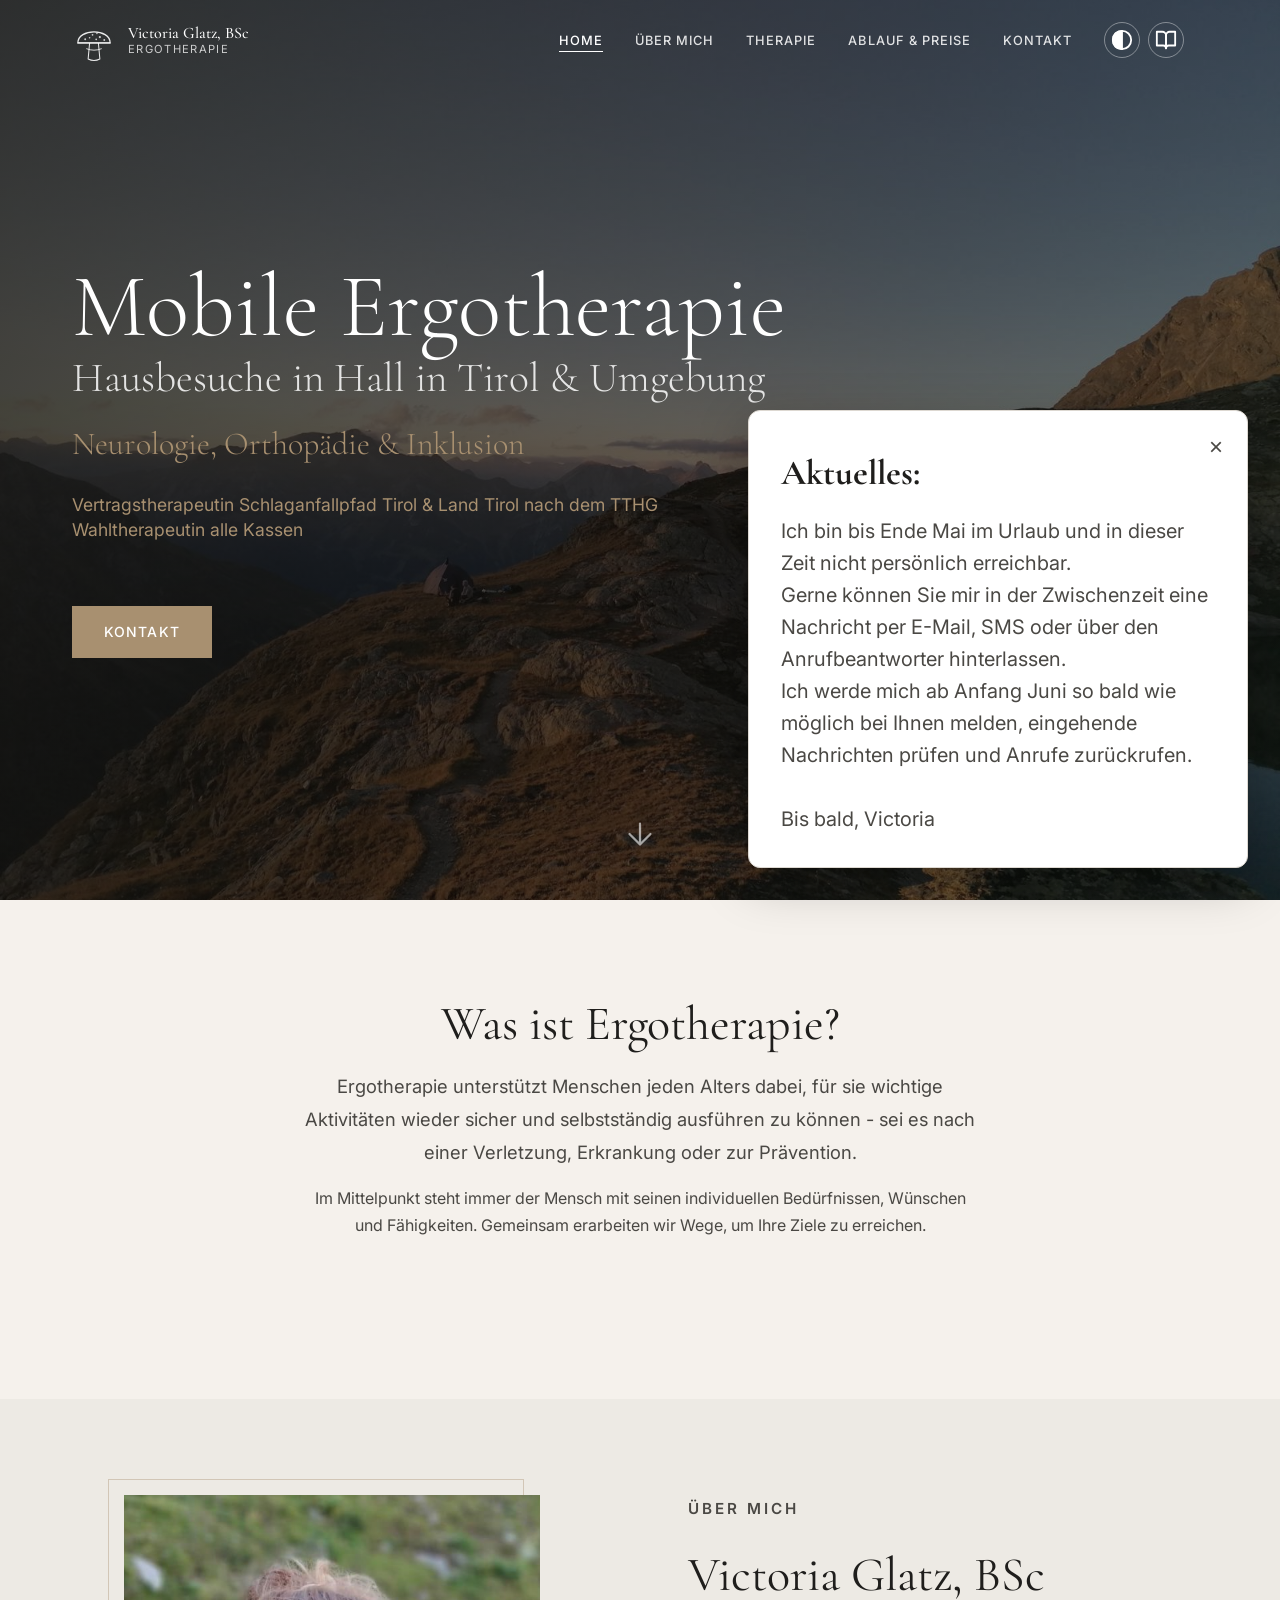
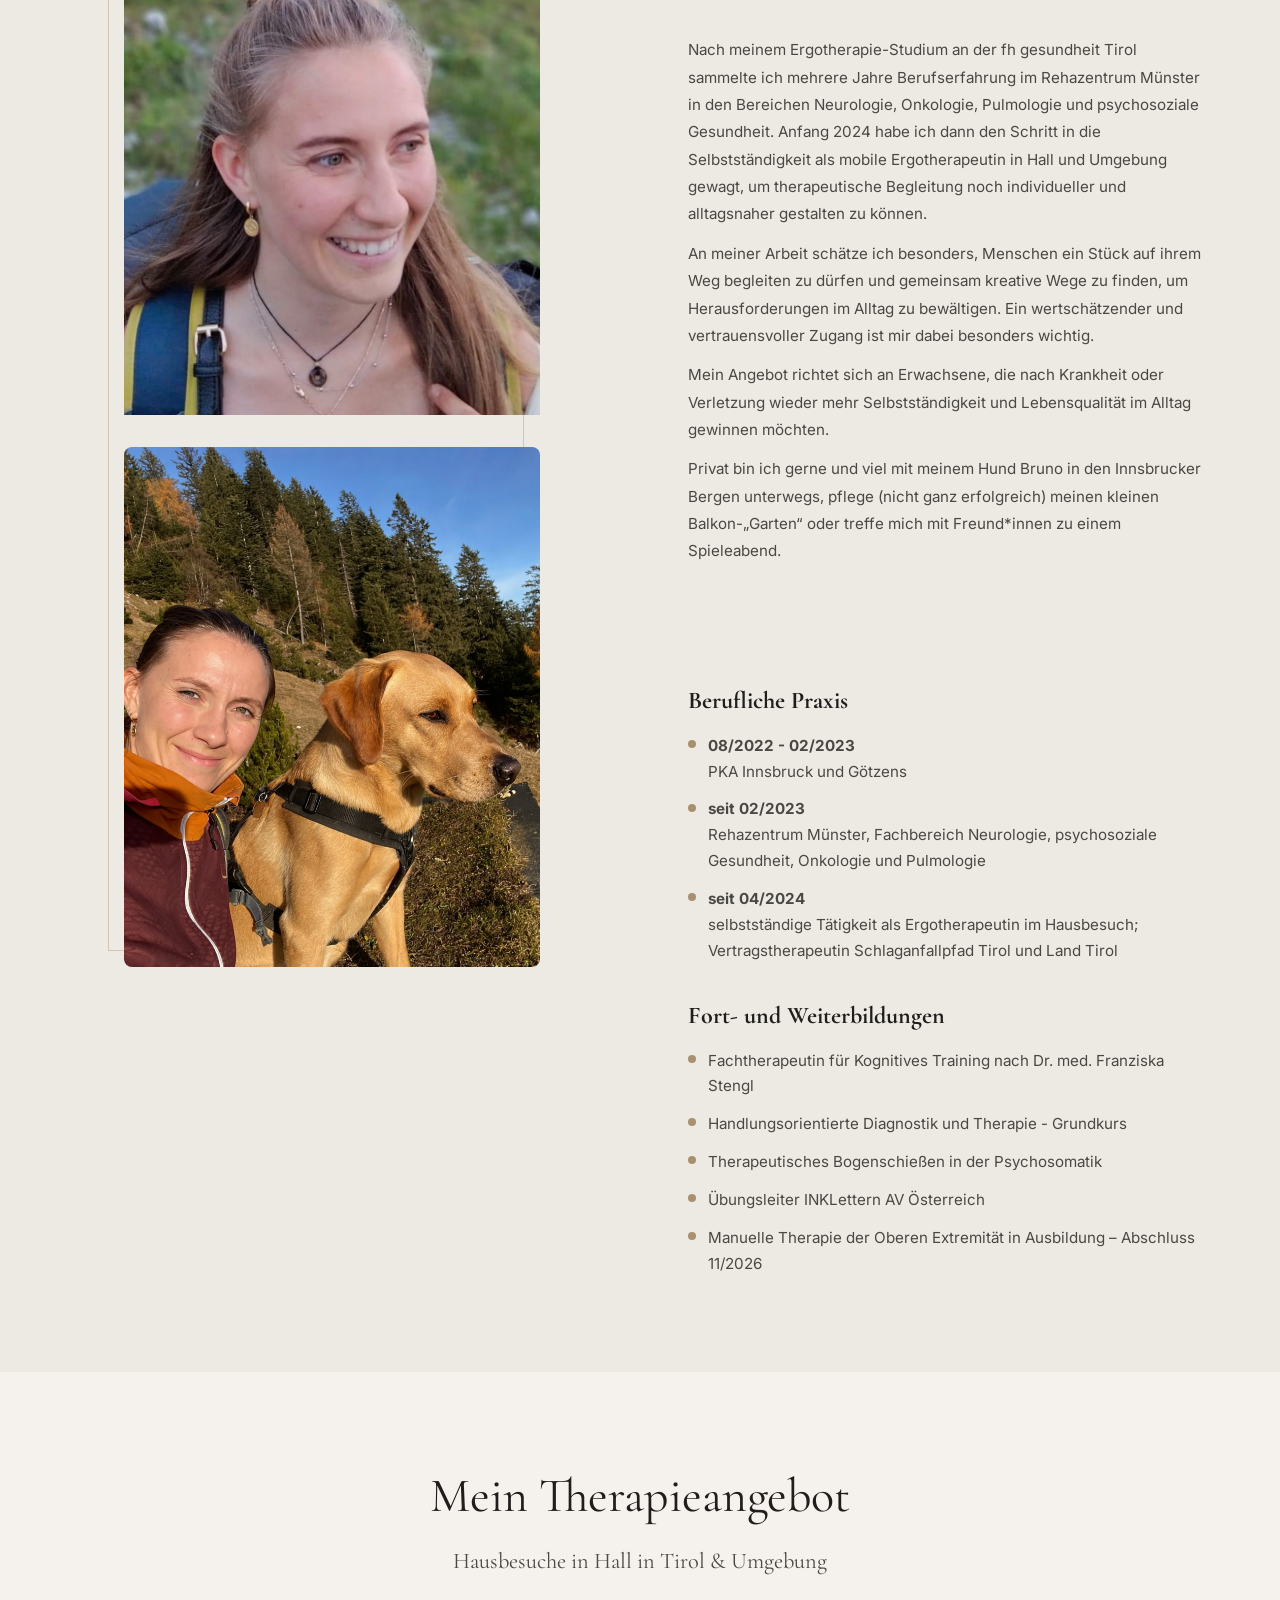
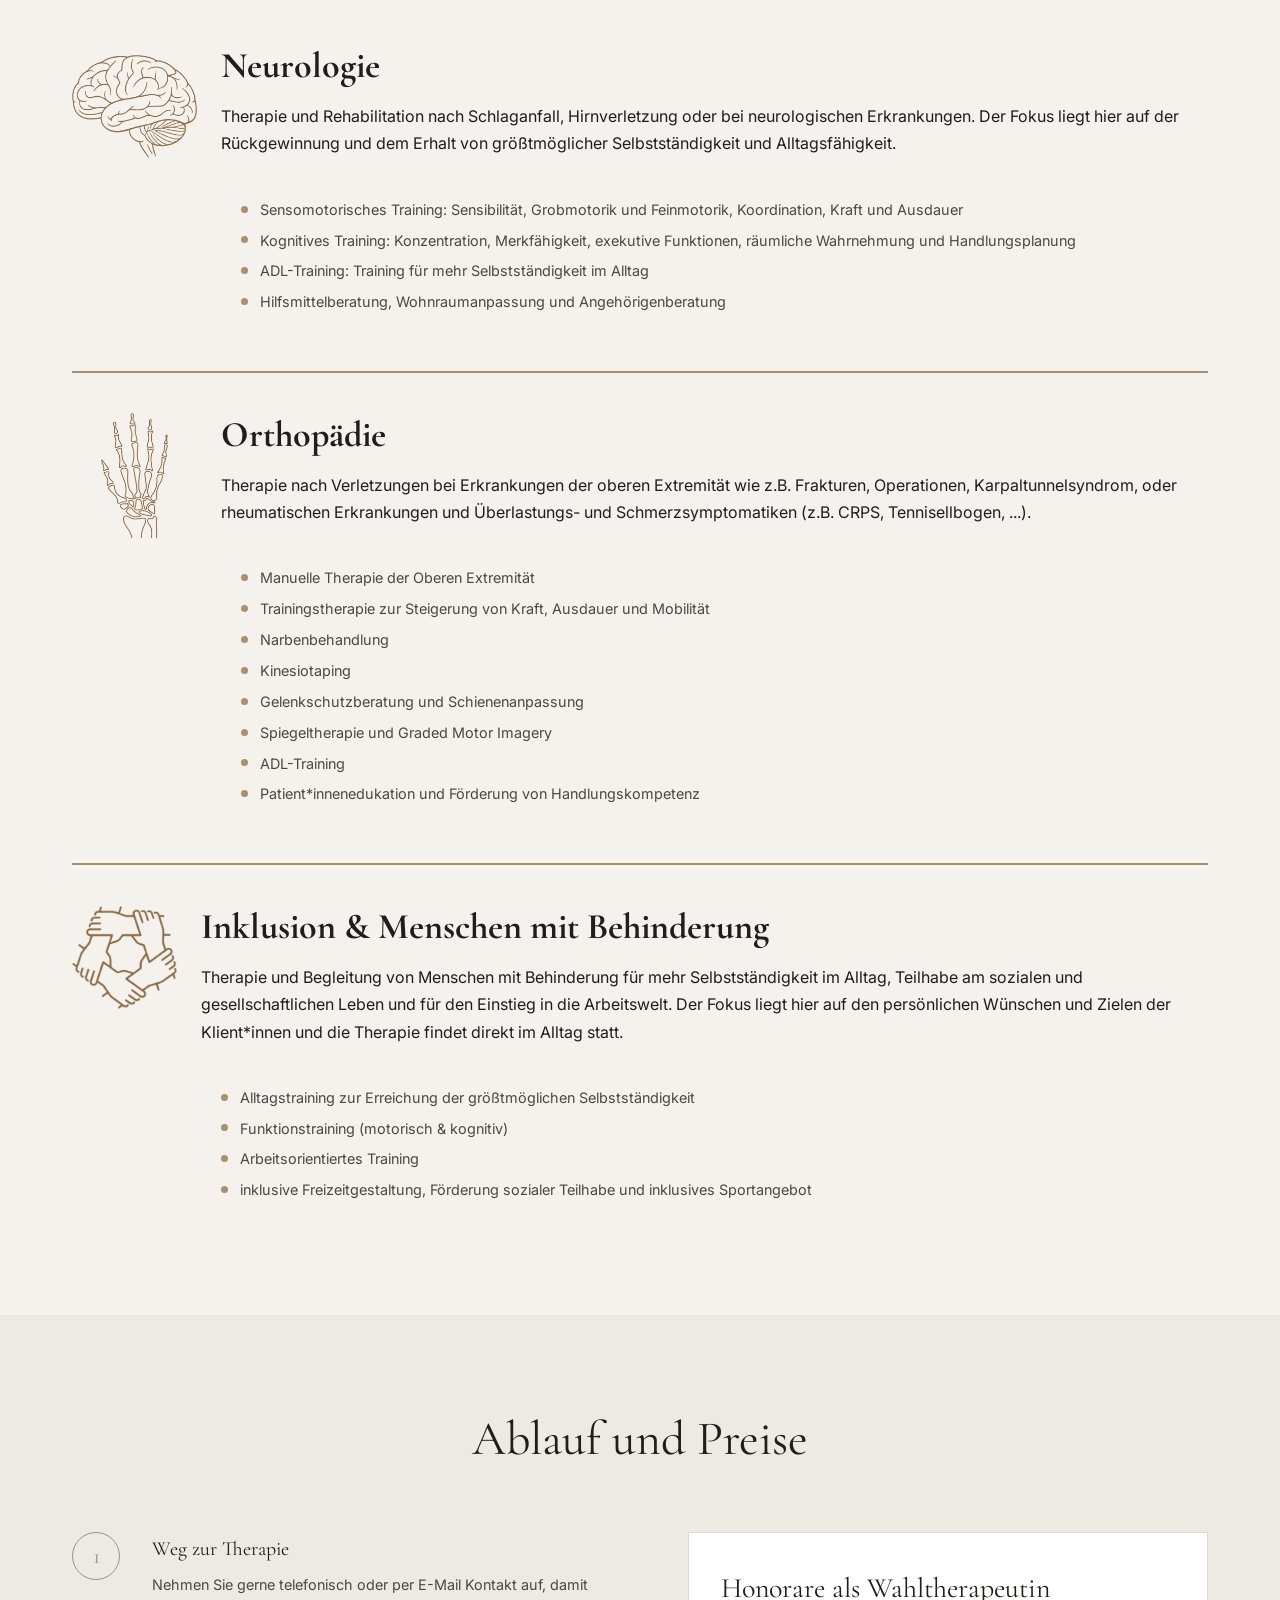
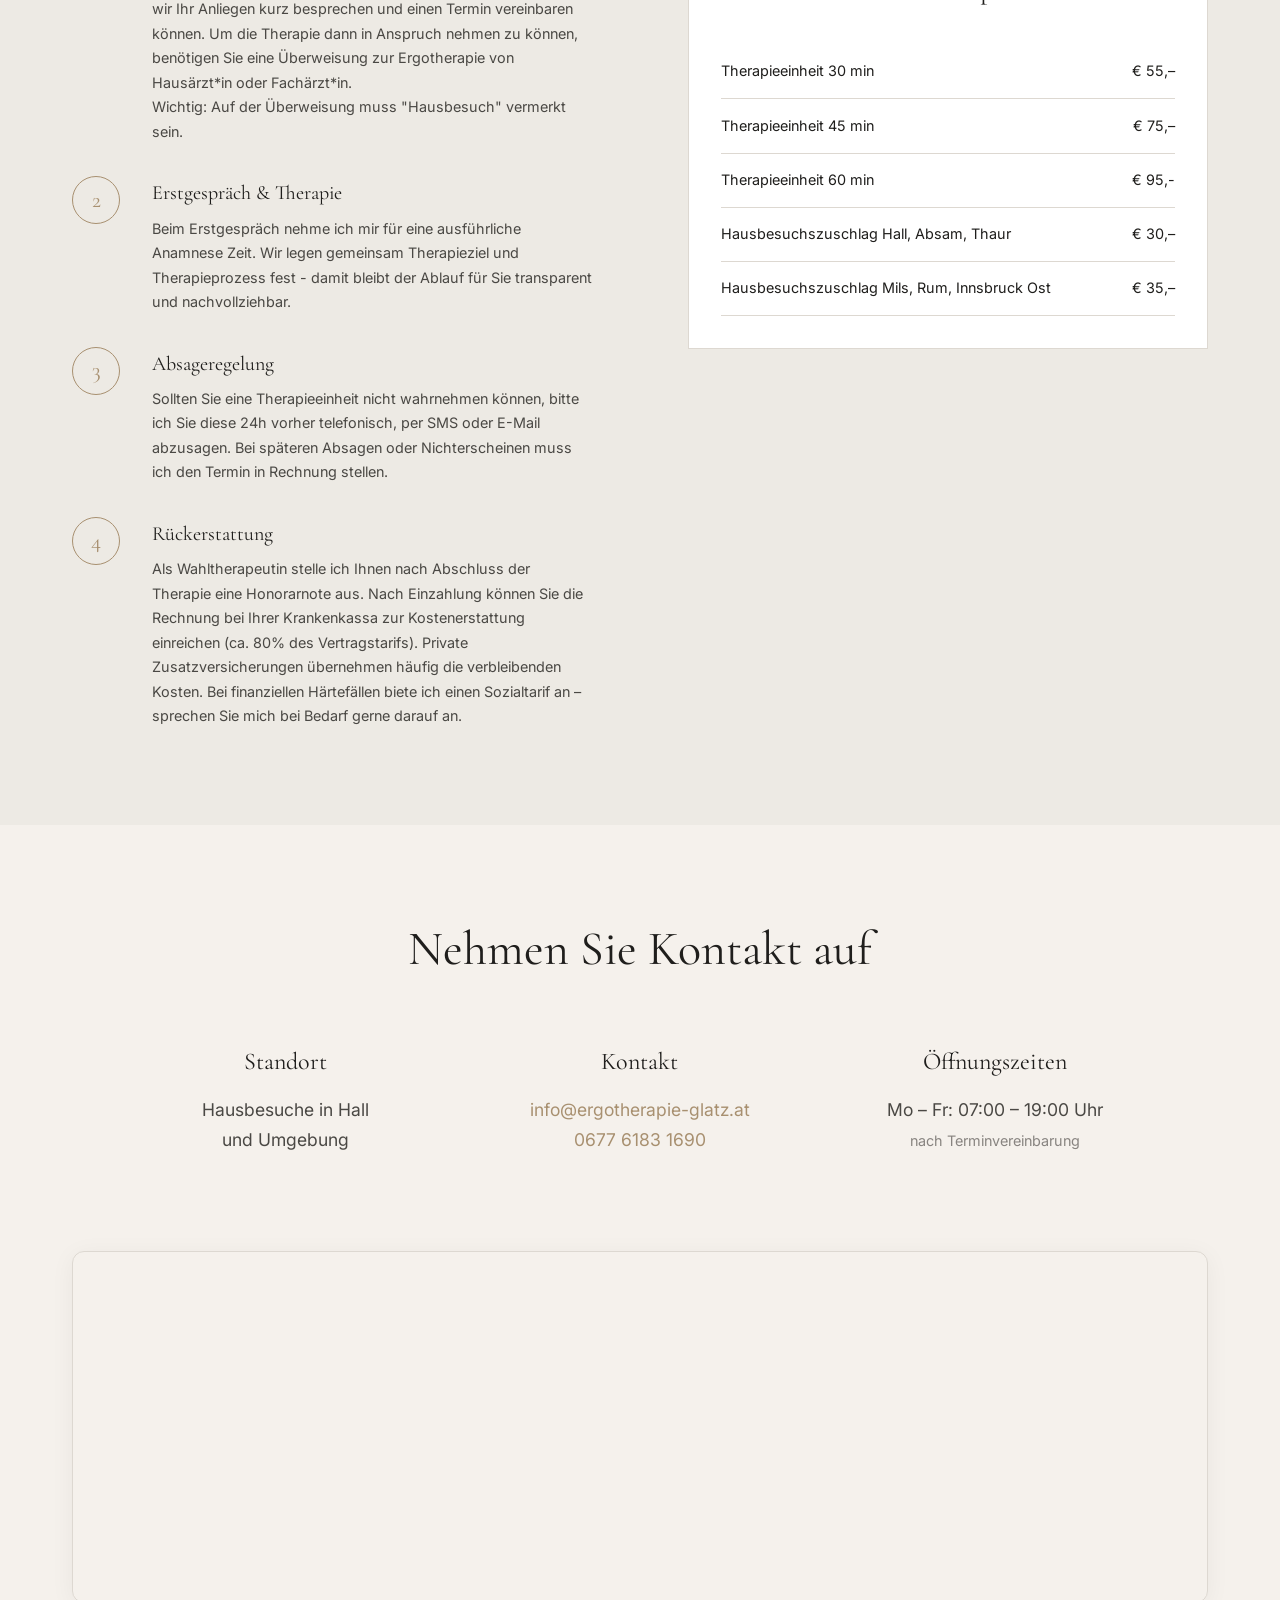
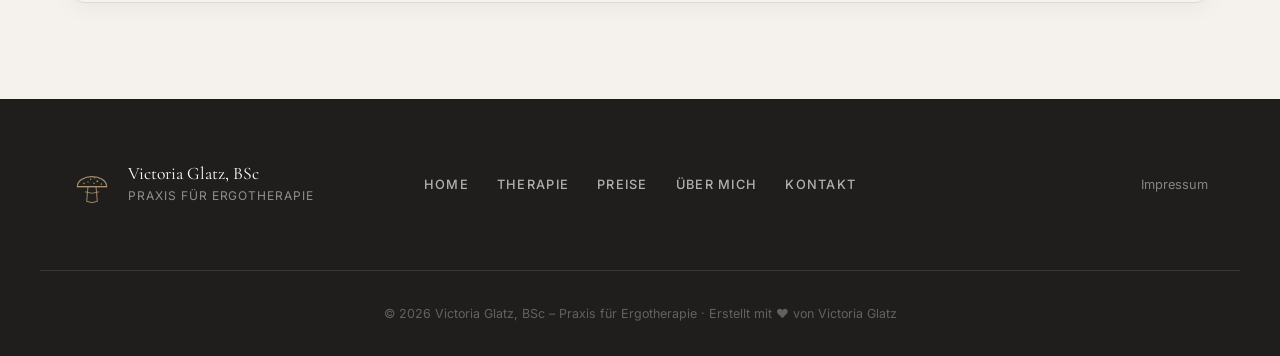
<file: index.html>
<!DOCTYPE html>
<html lang="de">

<head>
  <!-- Google tag (gtag.js) -->
  <script async src="https://www.googletagmanager.com/gtag/js?id=G-848J3YKM21"></script>
  <script>
    window.dataLayer = window.dataLayer || [];
    function gtag() { dataLayer.push(arguments); }
    gtag('js', new Date());

    gtag('config', 'G-848J3YKM21');
  </script>
  <meta charset="UTF-8" />
  <meta name="viewport" content="width=device-width, initial-scale=1.0" />
  <title>Mobile Ergotherapie in Hall und Umgebung – Victoria Glatz, BSc | Praxis für Ergotherapie</title>
  <meta name="description"
    content="Mobile Ergotherapie in Hall und Umgebung – Victoria Glatz, BSc., Neurologie, Orthopädie und Inklusion. Vertragstherapeutin Schlaganfallpfad Tirol. Wahltherapeutin alle Kassen." />
  <meta name="keywords"
    content="Ergotherapie, Hall in Tirol, Innsbruck, Innsbruck Land, Neurologie, Handverletzung, Orthopädie, Inklusion, Schlaganfallpfad" />
  <link rel="icon" type="image/svg+xml" href="favicon.svg" />
  <link rel="preconnect" href="https://fonts.googleapis.com" />
  <link rel="preconnect" href="https://fonts.gstatic.com" crossorigin />
  <link
    href="https://fonts.googleapis.com/css2?family=Cormorant+Garamond:ital,wght@0,300;0,400;0,500;0,600;1,300;1,400&family=Inter:wght@300;400;500;600&display=swap"
    rel="stylesheet" />
  <link rel="stylesheet" href="style.css?v=4" />
</head>

<body>

  <!-- HEADER / NAV -->
  <header class="site-header" id="site-header">
    <div class="header-inner">
      <a href="#home" class="logo-link">
        <div class="logo-icon">
          <svg viewBox="0 0 60 66" fill="none" xmlns="http://www.w3.org/2000/svg" aria-hidden="true">
            <!-- cap -->
            <path d="M8 34 C8 14 52 14 52 34 Z" stroke="currentColor" stroke-width="1.8" stroke-linejoin="round"
              fill="none" />
            <!-- cap underside / gills line -->
            <line x1="8" y1="34" x2="52" y2="34" stroke="currentColor" stroke-width="1.4" stroke-linecap="round" />
            <!-- stem -->
            <path d="M24 34 L22 56 Q30 60 38 56 L36 34" stroke="currentColor" stroke-width="1.4" stroke-linejoin="round"
              fill="none" />
            <!-- skirt (annulus) -->
            <path d="M20 42 Q30 46 40 42" stroke="currentColor" stroke-width="1.2" stroke-linecap="round" fill="none" />
            <!-- scattered filled dots inside cap -->
            <circle cx="18" cy="29" r="1.3" fill="currentColor" opacity="0.85" />
            <circle cx="28" cy="23" r="1.2" fill="currentColor" opacity="0.85" />
            <circle cx="38" cy="26" r="1.5" fill="currentColor" opacity="0.85" />
            <circle cx="34" cy="21" r="1" fill="currentColor" opacity="0.85" />
            <circle cx="44" cy="30" r="1.3" fill="currentColor" opacity="0.85" />
            <circle cx="24" cy="27" r="1.1" fill="currentColor" opacity="0.85" />
            <circle cx="33" cy="29" r="1.2" fill="currentColor" opacity="0.85" />
          </svg>
        </div>
        <div class="logo-text">
          <span class="logo-name">Victoria Glatz, BSc</span>
          <span class="logo-sub">Ergotherapie</span>
        </div>
      </a>
      <button class="nav-toggle" id="nav-toggle" aria-label="Menü öffnen" aria-expanded="false">
        <span class="hamburger-line"></span>
        <span class="hamburger-line"></span>
        <span class="hamburger-line"></span>
      </button>
      <nav class="main-nav" id="main-nav" aria-label="Hauptnavigation">
        <ul>
          <li><a href="#home" class="nav-link active" data-section="home">Home</a></li>
          <li><a href="#ueber-mich" class="nav-link" data-section="ueber-mich">Über mich</a></li>
          <li><a href="#therapie" class="nav-link" data-section="therapie">Therapie</a></li>
          <li><a href="#ablauf" class="nav-link" data-section="ablauf">Ablauf &amp; Preise</a></li>
          <li><a href="#kontakt" class="nav-link" data-section="kontakt">Kontakt</a></li>
        </ul>
      </nav>

      <div class="a11y-controls">
        <button id="btn-contrast" class="a11y-btn" aria-label="Kontrastmodus umschalten" title="Hoher Kontrast">
          <svg viewBox="0 0 24 24" fill="none" stroke="currentColor" stroke-width="2" stroke-linecap="round"
            stroke-linejoin="round">
            <circle cx="12" cy="12" r="10"></circle>
            <path d="M12 2a10 10 0 0 0 0 20z" fill="currentColor"></path>
          </svg>
        </button>
        <button id="btn-language" class="a11y-btn" aria-label="Leichte Sprache" title="Leichte Sprache">
          <svg viewBox="0 0 24 24" fill="none" stroke="currentColor" stroke-width="2" stroke-linecap="round"
            stroke-linejoin="round">
            <path d="M2 3h6a4 4 0 0 1 4 4v14a3 3 0 0 0-3-3H2z"></path>
            <path d="M22 3h-6a4 4 0 0 0-4 4v14a3 3 0 0 1 3-3h7z"></path>
          </svg>
        </button>
      </div>
    </div>
  </header>

  <!-- HERO SECTION -->
  <section class="hero" id="home">
    <div class="hero-image-wrapper">
      <img src="images/hero.png" alt="Ergotherapie – Hände bei der Therapie" class="hero-img" loading="eager" />
      <div class="hero-overlay"></div>
    </div>
    <div class="hero-content">
      <h1 class="hero-title reveal-up">
        Mobile Ergotherapie<br />
        <span style="font-size: clamp(1.5rem, 4.5vw, 2.6rem); display: block; opacity: 0.85; margin-bottom: 1.5rem;">
          Hausbesuche in Hall in Tirol &amp; Umgebung</span>
        <span
          style="color: var(--clr-primary); font-size: clamp(0.95rem, 3.5vw, 2rem); display: block; white-space: nowrap;">Neurologie,
          Orthopädie &amp; Inklusion</span>
      </h1>
      <p class="hero-subtitle reveal-up" style="color: var(--clr-primary); font-size: 1.4rem; margin-top: 0.25rem;">
        <span style="font-size: 1.1rem; line-height: 1.4; display: block; margin-top: 0.25rem;">
          Vertragstherapeutin Schlaganfallpfad Tirol &amp; Land Tirol nach dem TTHG<br>
          Wahltherapeutin alle Kassen
        </span>
      </p>
      <a href="#kontakt" class="btn-primary reveal-up">Kontakt</a>
    </div>
    <a href="#therapie" class="scroll-indicator" aria-label="Nach unten scrollen">
      <svg viewBox="0 0 24 24" fill="none" xmlns="http://www.w3.org/2000/svg">
        <path d="M12 5v14M5 12l7 7 7-7" stroke="currentColor" stroke-width="1.5" stroke-linecap="round"
          stroke-linejoin="round" />
      </svg>
    </a>
  </section>

  <!-- INTRO SECTION -->
  <section class="intro section-pad">
    <div class="container">
      <div class="intro-text reveal-up">
        <h2 class="section-title">Was ist Ergotherapie?</h2>
        <div class="standard-text">
          <p class="lead-text">
            Ergotherapie unterstützt Menschen jeden Alters dabei, für sie wichtige Aktivitäten wieder sicher und
            selbstständig ausführen zu können - sei es nach einer Verletzung, Erkrankung oder zur Prävention.
          </p>
          <p>
            Im Mittelpunkt steht immer der Mensch mit seinen individuellen Bedürfnissen, Wünschen und Fähigkeiten.
            Gemeinsam erarbeiten wir Wege, um Ihre Ziele zu erreichen.
          </p>
        </div>
        <div class="leichte-sprache-text">
          <p>
            Manche Menschen können Dinge nicht so gut selber machen.<br>
            Weil sich manche Menschen nicht gut konzentrieren.<br>
            Oder die Hände nicht gut bewegen.<br>
            Die Menschen möchten die Dinge selber Machen.<br>
            Ergotherapie hilft dabei.
          </p>
          <p>
            In der Ergotherapie werden Übungen für die Hände und die Beine gemacht.<br>
            Oder Übungen für das Gedächtnis.<br>
            Oder ein Hilfsmittel ausprobiert.
          </p>
        </div>

      </div>
  </section>

  <!-- ÜBER MICH SECTION -->
  <section class="ueber-mich section-pad section-alt" id="ueber-mich">
    <div class="container">
      <div class="ueber-mich-layout">
        <div class="ueber-mich-text ueber-mich-text-part1 reveal-right">
          <p class="section-eyebrow">Über mich</p>
          <h2 class="section-title standard-text">Victoria Glatz, BSc</h2>
          <div class="standard-text">
            <p class="lead-text" style="margin-bottom: 0.75rem;">Nach meinem Ergotherapie-Studium an der fh gesundheit
              Tirol sammelte ich mehrere Jahre
              Berufserfahrung im Rehazentrum Münster in den Bereichen Neurologie, Onkologie, Pulmologie und
              psychosoziale Gesundheit. Anfang 2024 habe ich dann den Schritt in die Selbstständigkeit als mobile
              Ergotherapeutin in Hall und Umgebung gewagt, um
              therapeutische Begleitung noch
              individueller und alltagsnaher gestalten zu können.</p>
            <p style="margin-bottom: 0.75rem;">An meiner Arbeit schätze ich besonders, Menschen ein Stück auf ihrem Weg
              begleiten zu dürfen und
              gemeinsam kreative Wege zu finden, um Herausforderungen im Alltag zu bewältigen. Ein wertschätzender und
              vertrauensvoller Zugang ist mir dabei besonders wichtig.</p>
            <p style="margin-bottom: 0.75rem;">Mein Angebot richtet sich an Erwachsene, die nach Krankheit oder
              Verletzung wieder mehr Selbstständigkeit
              und Lebensqualität im Alltag gewinnen möchten.</p>
            <p style="margin-bottom: 0.75rem;">Privat bin ich gerne und viel mit meinem Hund Bruno in den Innsbrucker
              Bergen
              unterwegs, pflege (nicht ganz
              erfolgreich) meinen kleinen Balkon-„Garten“ oder treffe mich mit Freund*innen zu einem Spieleabend.</p>
          </div>
          <div class="leichte-sprache-text">
            <p>
              Ich heiße Victoria Glatz<br>
              Ich habe in Tirol studiert.<br>
              Ich habe im Rehazentrum Münster gearbeitet.<br>
              Ich habe dort Menschen mit verschiedenen Krankheiten behandelt:
            </p>
            <ul style="list-style-type: disc; padding-left: 2rem; margin-bottom: 1.5rem;">
              <li>Neurologie (Erkrankungen des Nervensystems)</li>
              <li>Onkologie (Krebserkrankungen)</li>
              <li>Pulmologie (Lungenerkrankungen)</li>
              <li>psychosoziale Gesundheit (Seele und Alltag)</li>
            </ul>
            <p>
              Seit 2024 arbeite ich als selbstständige Ergotherapeutin.<br>
              Ich arbeite in Hall in Tirol und in der Umgebung.<br>
              Ich komme zu den Menschen nach Hause.<br>
              Die Therapie findet direkt zu Hause statt.
            </p>
            <p>
              Ich arbeite mit Erwachsenen nach Krankheiten.<br>
              Oder nach Verletzungen.<br>
              Ziel ist mehr Selbstständigkeit im Alltag.<br>
              Dass der Mensch nicht so viel Hilfe braucht.<br>
              Und wieder mehr allein machen kann.
            </p>
            <p>
              Mir macht meine Arbeit große Freude.<br>
              Ich unterstütze Menschen bei ihren Herausforderungen.<br>
              Gemeinsam suchen wir Lösungen.<br>
              Mir ist Vertrauen und Respekt sehr wichtig.
            </p>
            <p>
              In meiner Freizeit gehe ich mit meinem Hund Bruno spazieren.<br>
              Ich habe einen kleinen Balkon mit Pflanzen.<br>
              Ich spiele gerne Spiele mit meinen Freunden Kartenspiele oder Brettspiele.
            </p>
          </div>
        </div>

        <div class="ueber-mich-img reveal-left">
          <img src="images/portrait.png" alt="Victoria Glatz, BSc – Ergotherapeutin" loading="lazy" />
          <img src="images/portrait2.png" alt="Victoria Glatz, BSc – Ergotherapeutin" loading="lazy"
            style="margin-top: var(--space-md); border-radius: 8px;" />
        </div>

        <div class="ueber-mich-text ueber-mich-text-part2 reveal-right">
          <h3
            style="margin-top: 1rem; margin-bottom: 0; font-family: var(--font-serif); font-size: 1.5rem; color: var(--clr-text); line-height: 1;">
            Berufliche Praxis</h3>
          <div class="qualifikationen" style="margin-top: 0.25rem;">
            <div class="quali-item">
              <div class="quali-dot"></div>
              <span><strong>08/2022 - 02/2023</strong><br>PKA Innsbruck und Götzens</span>
            </div>
            <div class="quali-item">
              <div class="quali-dot"></div>
              <span><strong>seit 02/2023</strong><br>Rehazentrum Münster, Fachbereich Neurologie, psychosoziale
                Gesundheit, Onkologie und Pulmologie</span>
            </div>
            <div class="quali-item">
              <div class="quali-dot"></div>
              <span><strong>seit 04/2024</strong><br>selbstständige Tätigkeit als Ergotherapeutin im Hausbesuch;
                Vertragstherapeutin Schlaganfallpfad Tirol und Land Tirol</span>
            </div>
          </div>

          <h3
            style="margin-top: 1.5rem; margin-bottom: 0; font-family: var(--font-serif); font-size: 1.5rem; color: var(--clr-text); line-height: 1;">
            Fort- und Weiterbildungen</h3>
          <div class="qualifikationen" style="margin-top: 0.25rem;">
            <div class="quali-item">
              <div class="quali-dot"></div>
              <span>Fachtherapeutin für Kognitives Training nach Dr. med. Franziska Stengl</span>
            </div>
            <div class="quali-item">
              <div class="quali-dot"></div>
              <span>Handlungsorientierte Diagnostik und Therapie - Grundkurs</span>
            </div>
            <div class="quali-item">
              <div class="quali-dot"></div>
              <span>Therapeutisches Bogenschießen in der Psychosomatik</span>
            </div>
            <div class="quali-item">
              <div class="quali-dot"></div>
              <span>Übungsleiter INKLettern AV Österreich</span>
            </div>
            <div class="quali-item">
              <div class="quali-dot"></div>
              <span>Manuelle Therapie der Oberen Extremität in Ausbildung – Abschluss 11/2026</span>
            </div>
          </div>
        </div>
      </div>
    </div>
  </section>

  <!-- THERAPIE SECTION -->
  <section class="therapie section-pad" id="therapie">
    <div class="container">
      <div class="section-header reveal-up">
        <h2 class="section-title">Mein Therapieangebot</h2>
        <p
          style="font-family: var(--font-serif); font-size: clamp(1rem, 2.5vw, 1.4rem); opacity: 0.8; margin-top: 0.4rem;">
          Hausbesuche in Hall in Tirol &amp; Umgebung</p>
      </div>

      <div class="therapy-content reveal-up">
        <div class="therapy-section"
          style="padding-bottom: 2.5rem; border-bottom: 2px solid var(--clr-primary); margin-bottom: 2.5rem;">

          <h3 class="therapy-heading"
            style="font-family: var(--font-serif); font-size: 2.25rem; color: var(--clr-text); margin-bottom: 1rem; line-height: 1.2;">
            Neurologie</h3>

          <div class="therapy-icon-img">
            <img src="images/symbolbildneurologie.png" alt="Symbol Neurologie" />
          </div>

          <div class="therapy-text">
            <div class="standard-text">
              <p>Therapie und Rehabilitation nach Schlaganfall, Hirnverletzung oder bei neurologischen Erkrankungen. Der
                Fokus liegt hier auf der Rückgewinnung und dem Erhalt von größtmöglicher Selbstständigkeit und
                Alltagsfähigkeit.</p>
              <ul class="therapy-list" style="margin-top: 0.5rem; padding-left: 1.25rem;">
                <li>Sensomotorisches Training: Sensibilität, Grobmotorik und Feinmotorik, Koordination, Kraft und
                  Ausdauer</li>
                <li>Kognitives Training: Konzentration, Merkfähigkeit, exekutive Funktionen, räumliche Wahrnehmung und
                  Handlungsplanung</li>
                <li>ADL-Training: Training für mehr Selbstständigkeit im Alltag</li>
                <li>Hilfsmittelberatung, Wohnraumanpassung und Angehörigenberatung</li>
              </ul>
            </div>
            <div class="leichte-sprache-text">
              <p>
                Therapie nach Schlaganfall oder Verletzung des Gehirns.<br>
                Therapie bei Krankeiten des Gehirns.<br>
                Das Ziel ist mehr Selbstständigkeit im Alltag.<br>
                Dass weniger Hilfe im Alltag benötigt wird.<br>
                Zum Beispiel alleine essen oder anziehen.<br>
                Oder arbeiten gehen und Freunde treffen.
              </p>
              <ul style="list-style-type: disc; padding-left: 1.5rem; margin-top: 0.5rem;">
                <li>Training von Alltagshandlungen (zum Beispiel Anziehen oder Essen)</li>
                <li>Übungen für das Greifen</li>
                <li>Übungen für das Gedächtnis und die Konzentration</li>
                <li>Ausprobieren von Hilfsmitteln</li>
                <li>Anpassen des Wohnraums</li>
                <li>Beratung von Angehörigen</li>
              </ul>
            </div>
          </div>
        </div>

        <div class="therapy-section"
          style="padding-bottom: 2.5rem; border-bottom: 2px solid var(--clr-primary); margin-bottom: 2.5rem;">

          <h3 class="therapy-heading"
            style="font-family: var(--font-serif); font-size: 2.25rem; color: var(--clr-text); margin-bottom: 1rem; line-height: 1.2;">
            Orthopädie</h3>

          <div class="therapy-icon-img">
            <img src="images/symbolbildorthopaedie.png" alt="Symbol Orthopädie" />
          </div>

          <div class="therapy-text">
            <div class="standard-text">
              <p>Therapie nach Verletzungen bei Erkrankungen der oberen Extremität wie z.B. Frakturen, Operationen,
                Karpaltunnelsyndrom, oder rheumatischen Erkrankungen und Überlastungs- und Schmerzsymptomatiken (z.B.
                CRPS, Tennisellbogen, ...).</p>
              <ul class="therapy-list" style="margin-top: 0.5rem; padding-left: 1.25rem;">
                <li>Manuelle Therapie der Oberen Extremität</li>
                <li>Trainingstherapie zur Steigerung von Kraft, Ausdauer und Mobilität</li>
                <li>Narbenbehandlung</li>
                <li>Kinesiotaping</li>
                <li>Gelenkschutzberatung und Schienenanpassung</li>
                <li>Spiegeltherapie und Graded Motor Imagery</li>
                <li>ADL-Training</li>
                <li>Patient*innenedukation und Förderung von Handlungskompetenz</li>
              </ul>
            </div>
            <div class="leichte-sprache-text">
              <p>
                Therapie nach Verletzungen der Hand oder des Armes.<br>
                Therapie bei Schmerzen.<br>
              </p>
              <ul style="list-style-type: disc; padding-left: 1.5rem; margin-top: 0.5rem;">
                <li>manuelle Therapie</li>
                <li>Training</li>
                <li>Behandlung von Narben</li>
                <li>Beratung zum Schutz der Gelenke</li>
                <li>Anpassen von Schienen</li>
                <li>Training von Alltagshandlungen</li>
              </ul>
            </div>
          </div>
        </div>

        <div class="therapy-section">

          <h3 class="therapy-heading"
            style="font-family: var(--font-serif); font-size: 2.25rem; color: var(--clr-text); margin-bottom: 1rem; line-height: 1.2;">
            Inklusion & Menschen mit Behinderung</h3>

          <div class="therapy-icon-img" style="width: 105px; height: 105px;">
            <img src="images/symbolbildinklusion.png" alt="Symbol Inklusion" />
          </div>

          <div class="therapy-text">
            <div class="standard-text">
              <p>Therapie und Begleitung von Menschen mit Behinderung für mehr Selbstständigkeit im Alltag, Teilhabe am
                sozialen und gesellschaftlichen Leben und für den Einstieg in die Arbeitswelt. Der Fokus liegt hier auf
                den persönlichen Wünschen und Zielen der Klient*innen und die Therapie findet direkt im Alltag statt.
              </p>
              <ul class="therapy-list" style="margin-top: 0.5rem; padding-left: 1.25rem;">
                <li>Alltagstraining zur Erreichung der größtmöglichen Selbstständigkeit</li>
                <li>Funktionstraining (motorisch &amp; kognitiv)</li>
                <li>Arbeitsorientiertes Training</li>
                <li>inklusive Freizeitgestaltung, Förderung sozialer Teilhabe und inklusives Sportangebot</li>
              </ul>
            </div>
            <div class="leichte-sprache-text">
              <p>
                Therapie für mehr Selbstständigkeit im Alltag.<br>
                Gemeinsam trainieren wir das, was dir wichtig ist.<br>
                Damit du weniger Hilfe benötigst.<br>
                Und mehr alleine machen kannst.<br>
                Zum Beispiel zur Arbeit gehen.<br>
                Oder Freizeitaktivitäten nutzen.
              </p>
              <ul style="list-style-type: disc; padding-left: 1.5rem; margin-top: 0.5rem;">
                <li>Training von Alltagshandlungen</li>
                <li>Übungen für den Körper</li>
                <li>Übungen für das Gedächtnis und die Konzentration</li>
                <li>Training für die Arbeit</li>
                <li>ausprobieren von Freizeitaktivitäten</li>
                <li>soziale Teilhabe</li>
                <li>inklusives Sportangebot</li>
              </ul>
            </div>
          </div>
        </div>
      </div>
    </div>
  </section>

  <!-- ABLAUF & PREISE SECTION -->
  <section class="preise section-pad section-alt" id="ablauf">
    <div class="container">
      <div class="section-header reveal-up">
        <h2 class="section-title">Ablauf und Preise</h2>
      </div>
      <div class="preise-layout">
        <div class="ablauf-steps reveal-up standard-text">
          <div class="step">
            <div class="step-num">1</div>
            <div class="step-content">
              <h3>Weg zur Therapie</h3>
              <p>
                <span class="standard-text">Nehmen Sie gerne telefonisch oder per E-Mail Kontakt auf, damit wir Ihr
                  Anliegen kurz besprechen und einen Termin vereinbaren können. Um die Therapie dann in Anspruch nehmen
                  zu können, benötigen Sie eine Überweisung zur Ergotherapie von Hausärzt*in oder
                  Fachärzt*in.<br>
                  Wichtig: Auf der Überweisung muss "Hausbesuch" vermerkt sein.</span>
                <span class="leichte-sprache-text">
                  Für die Ergotherapie braucht man eine Überweisung.<br>
                  Die Überweisung schreibt der Arzt oder die Ärztin.<br>
                  Dann ruft man die Ergotherapeutin an.
                </span>
              </p>
            </div>
          </div>
          <div class="step">
            <div class="step-num">2</div>
            <div class="step-content">
              <h3>Erstgespräch &amp; Therapie</h3>
              <p>
                <span class="standard-text">Beim Erstgespräch nehme ich mir für eine ausführliche Anamnese Zeit. Wir
                  legen gemeinsam Therapieziel und Therapieprozess fest - damit bleibt der Ablauf für Sie transparent
                  und nachvollziehbar.</span>
                <span class="leichte-sprache-text">
                  Die Ergotherapeutin redet mit dir über deine Situation und Wünsche.<br>
                  Zusammen legen wir die Ziele fest.
                </span>
              </p>
            </div>
          </div>
          <div class="step">
            <div class="step-num">3</div>
            <div class="step-content">
              <h3>Absageregelung</h3>
              <p>
                <span class="standard-text">Sollten Sie eine Therapieeinheit nicht wahrnehmen können, bitte ich Sie
                  diese 24h vorher telefonisch, per SMS oder E-Mail abzusagen. Bei späteren Absagen oder Nichterscheinen
                  muss ich den Termin in Rechnung stellen.</span>
                <span class="leichte-sprache-text">Sie können einmal nicht zu unserem Termin kommen? Bitte sagen Sie mir
                  rechtzeitig Bescheid! Am besten einen Tag vorher. Sagen Sie mir zu spät ab, müssen Sie den verpassten
                  Termin trotzdem bezahlen.</span>
              </p>
            </div>
          </div>
          <div class="step">
            <div class="step-num">4</div>
            <div class="step-content">
              <h3>Rückerstattung</h3>
              <p>
                <span class="standard-text">
                  Als Wahltherapeutin stelle ich Ihnen nach
                  Abschluss der Therapie eine Honorarnote aus. Nach Einzahlung
                  können
                  Sie die Rechnung bei Ihrer Krankenkassa zur Kostenerstattung einreichen (ca. 80% des Vertragstarifs).
                  Private Zusatzversicherungen übernehmen häufig die verbleibenden Kosten. Bei finanziellen Härtefällen
                  biete ich
                  einen Sozialtarif an – sprechen Sie mich bei Bedarf gerne darauf an.
                </span>
                <span class="leichte-sprache-text">
                  Wenn die Therapie fertig ist, bekommen Sie von mir eine Rechnung. Diese Rechnung bezahlen Sie zuerst
                  selbst. Dann schicken Sie die Rechnung an Ihre Gesundheits-Kasse. Die Kasse gibt Ihnen einen Teil vom
                  Geld
                  zurück. Wenn Sie wenig Geld haben, sprechen Sie mich bitte an. Wir finden eine Lösung.
                </span>
              </p>
            </div>
          </div>
        </div>

        <div class="leichte-sprache-text" style="margin-bottom: var(--space-lg);">
          <p>
            Für die Ergotherapie brauchst du eine Überweisung.<br>
            Die Überweisung schreibt der Arzt oder die Ärztin.<br>
            Dann rufst du die Ergotherapeutin an und ihr macht einen Termin aus.<br>
            Die Ergotherapeutin redet mit dir über deine Situation.<br>
            Und über deine Wünsche.<br>
            Die Ergotherapeutin erklärt dir den Ablauf.<br>
            Am Ende der Therapie bekommst du eine Rechnung.<br>
            Diese Rechnung musst du der Therapeutin bezahlen.<br>
            Die Rechnung kannst du bei der Krankenkassa einreichen.<br>
            Dann bekommst du einen Teil des Geldes zurück.
          </p>
        </div>

        <div class="preisliste reveal-up">
          <h3 class="preisliste-title">Honorare als Wahltherapeutin</h3>
          <div class="preis-item">
            <span class="preis-label">Therapieeinheit 30 min</span>
            <span class="preis-value">€ 55,–</span>
          </div>
          <div class="preis-item">
            <span class="preis-label">Therapieeinheit 45 min</span>
            <span class="preis-value">€ 75,–</span>
          </div>
          <div class="preis-item">
            <span class="preis-label">Therapieeinheit 60 min</span>
            <span class="preis-value">€ 95,-</span>
          </div>
          <div class="preis-item">
            <span class="preis-label">Hausbesuchszuschlag Hall, Absam, Thaur</span>
            <span class="preis-value">€ 30,–</span>
          </div>
          <div class="preis-item">
            <span class="preis-label">Hausbesuchszuschlag Mils, Rum, Innsbruck Ost</span>
            <span class="preis-value">€ 35,–</span>
          </div>

        </div>
      </div>
    </div>
  </section>



  <!-- KONTAKT SECTION -->
  <section class="kontakt section-pad" id="kontakt">
    <div class="container">
      <div class="section-header reveal-up">
        <h2 class="section-title">Nehmen Sie Kontakt auf</h2>
      </div>

      <div class="kontakt-grid reveal-up">

        <!-- Column 1: Standort -->
        <div class="kontakt-block">
          <h4>Standort</h4>
          <p>Hausbesuche in Hall<br>und Umgebung</p>
        </div>

        <!-- Column 2: Kontakt -->
        <div class="kontakt-block">
          <h4>Kontakt</h4>
          <p><a href="mailto:info@ergotherapie-glatz.at">info@ergotherapie-glatz.at</a><br>
            <a href="tel:+4367761831690">0677 6183 1690</a>
          </p>
        </div>

        <!-- Column 3: Öffnungszeiten -->
        <div class="kontakt-block">
          <h4>Öffnungszeiten</h4>
          <p>Mo – Fr: 07:00 – 19:00 Uhr<br>
            <span class="muted-text">nach Terminvereinbarung</span>
          </p>
        </div>

      </div>

      <!-- Map -->
      <div class="kontakt-map reveal-up">
        <iframe
          src="https://www.google.com/maps/embed?pb=!1m18!1m12!1m3!1d2707.954752538965!2d11.49842427670731!3d47.28014027116131!2m3!1f0!2f0!3f0!3m2!1i1024!2i768!4f13.1!3m3!1m2!1s0x479d690ab0c5a0fb%3A0xb36a1e94cc4839cf!2sHall%20in%20Tirol!5e0!3m2!1sde!2sat!4v1715015654320!5m2!1sde!2sat"
          width="100%" height="350" style="border:0;" allowfullscreen="" loading="lazy"
          referrerpolicy="no-referrer-when-downgrade">
        </iframe>
      </div>
    </div>
  </section>

  <!-- FOOTER -->
  <footer class="site-footer">
    <div class="container footer-inner">
      <div class="footer-brand">
        <div class="logo-icon footer-logo">
          <svg viewBox="0 0 60 66" fill="none" xmlns="http://www.w3.org/2000/svg" aria-hidden="true">
            <!-- cap -->
            <path d="M8 34 C8 14 52 14 52 34 Z" stroke="currentColor" stroke-width="1.8" stroke-linejoin="round"
              fill="none" />
            <!-- cap underside / gills line -->
            <line x1="8" y1="34" x2="52" y2="34" stroke="currentColor" stroke-width="1.4" stroke-linecap="round" />
            <!-- stem -->
            <path d="M24 34 L22 56 Q30 60 38 56 L36 34" stroke="currentColor" stroke-width="1.4" stroke-linejoin="round"
              fill="none" />
            <!-- skirt (annulus) -->
            <path d="M20 42 Q30 46 40 42" stroke="currentColor" stroke-width="1.2" stroke-linecap="round" fill="none" />
            <!-- scattered filled dots inside cap -->
            <circle cx="18" cy="29" r="1.3" fill="currentColor" opacity="0.85" />
            <circle cx="28" cy="23" r="1.2" fill="currentColor" opacity="0.85" />
            <circle cx="38" cy="26" r="1.5" fill="currentColor" opacity="0.85" />
            <circle cx="34" cy="21" r="1" fill="currentColor" opacity="0.85" />
            <circle cx="44" cy="30" r="1.3" fill="currentColor" opacity="0.85" />
            <circle cx="24" cy="27" r="1.1" fill="currentColor" opacity="0.85" />
            <circle cx="33" cy="29" r="1.2" fill="currentColor" opacity="0.85" />
          </svg>
        </div>
        <div>
          <p class="footer-name">Victoria Glatz, BSc</p>
          <p class="footer-subtitle">Praxis für Ergotherapie</p>
        </div>
      </div>
      <nav class="footer-nav" aria-label="Footer Navigation">
        <a href="#home">Home</a>
        <a href="#therapie">Therapie</a>
        <a href="#ablauf">Preise</a>
        <a href="#ueber-mich">Über mich</a>
        <a href="#kontakt">Kontakt</a>
      </nav>
      <div class="footer-legal">
        <a href="impressum.html">Impressum</a>
      </div>
    </div>
    <div class="footer-bottom">
      <p>© 2026 Victoria Glatz, BSc – Praxis für Ergotherapie · Erstellt mit ♥ von Victoria Glatz</p>
    </div>
  </footer>

  <!-- POPUP -->
  <div id="vacation-popup" class="vacation-popup">
    <div class="vacation-popup-content">
      <button id="close-popup" class="close-popup" aria-label="Schließen">&times;</button>
      <h3 style="margin-top: 0;">Aktuelles:</h3>
      <p>Ich bin bis Ende Mai im Urlaub und in dieser Zeit nicht persönlich erreichbar.<br>
        Gerne können Sie mir in der Zwischenzeit eine Nachricht per E-Mail, SMS oder über den Anrufbeantworter
        hinterlassen.<br>
        Ich werde mich ab Anfang Juni so bald wie möglich bei Ihnen melden, eingehende Nachrichten prüfen und Anrufe
        zurückrufen.<br><br>
        Bis bald, Victoria</p>
    </div>
  </div>

  <script src="script.js"></script>
</body>

</html>
</file>
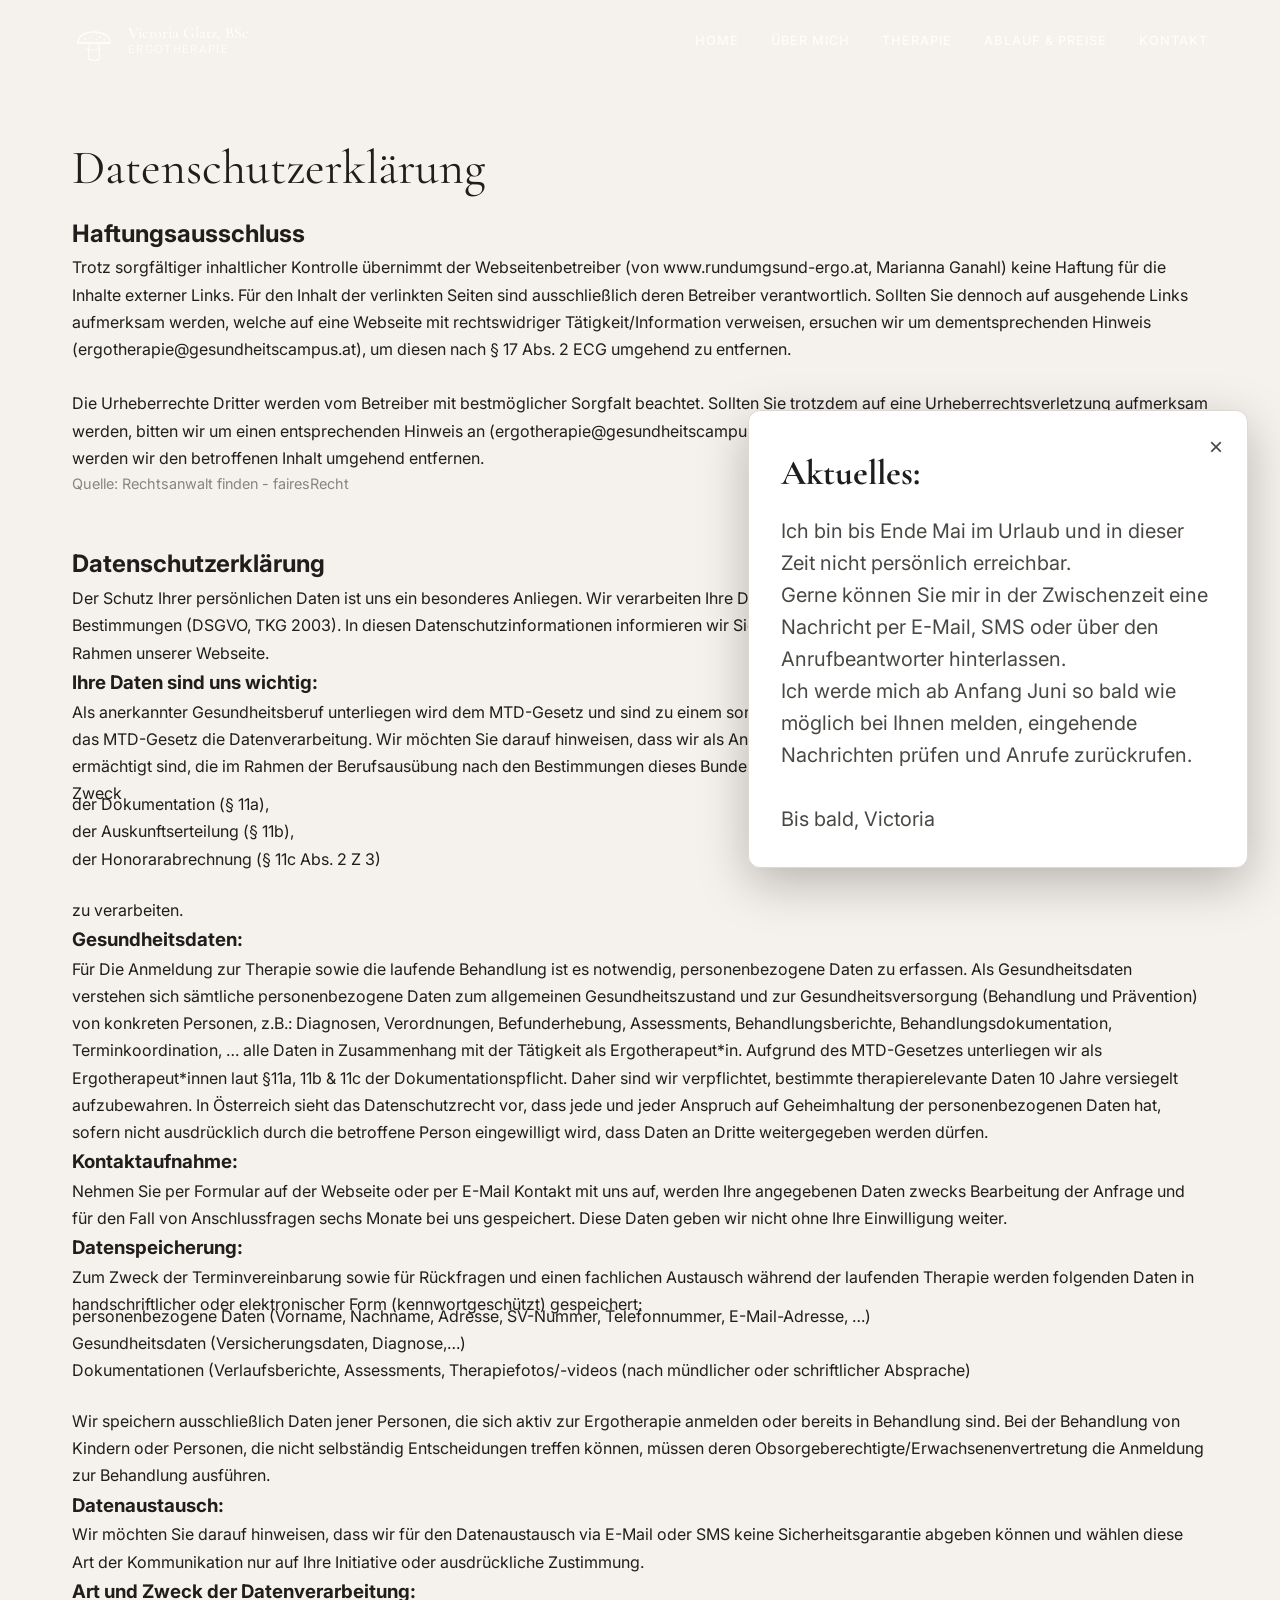
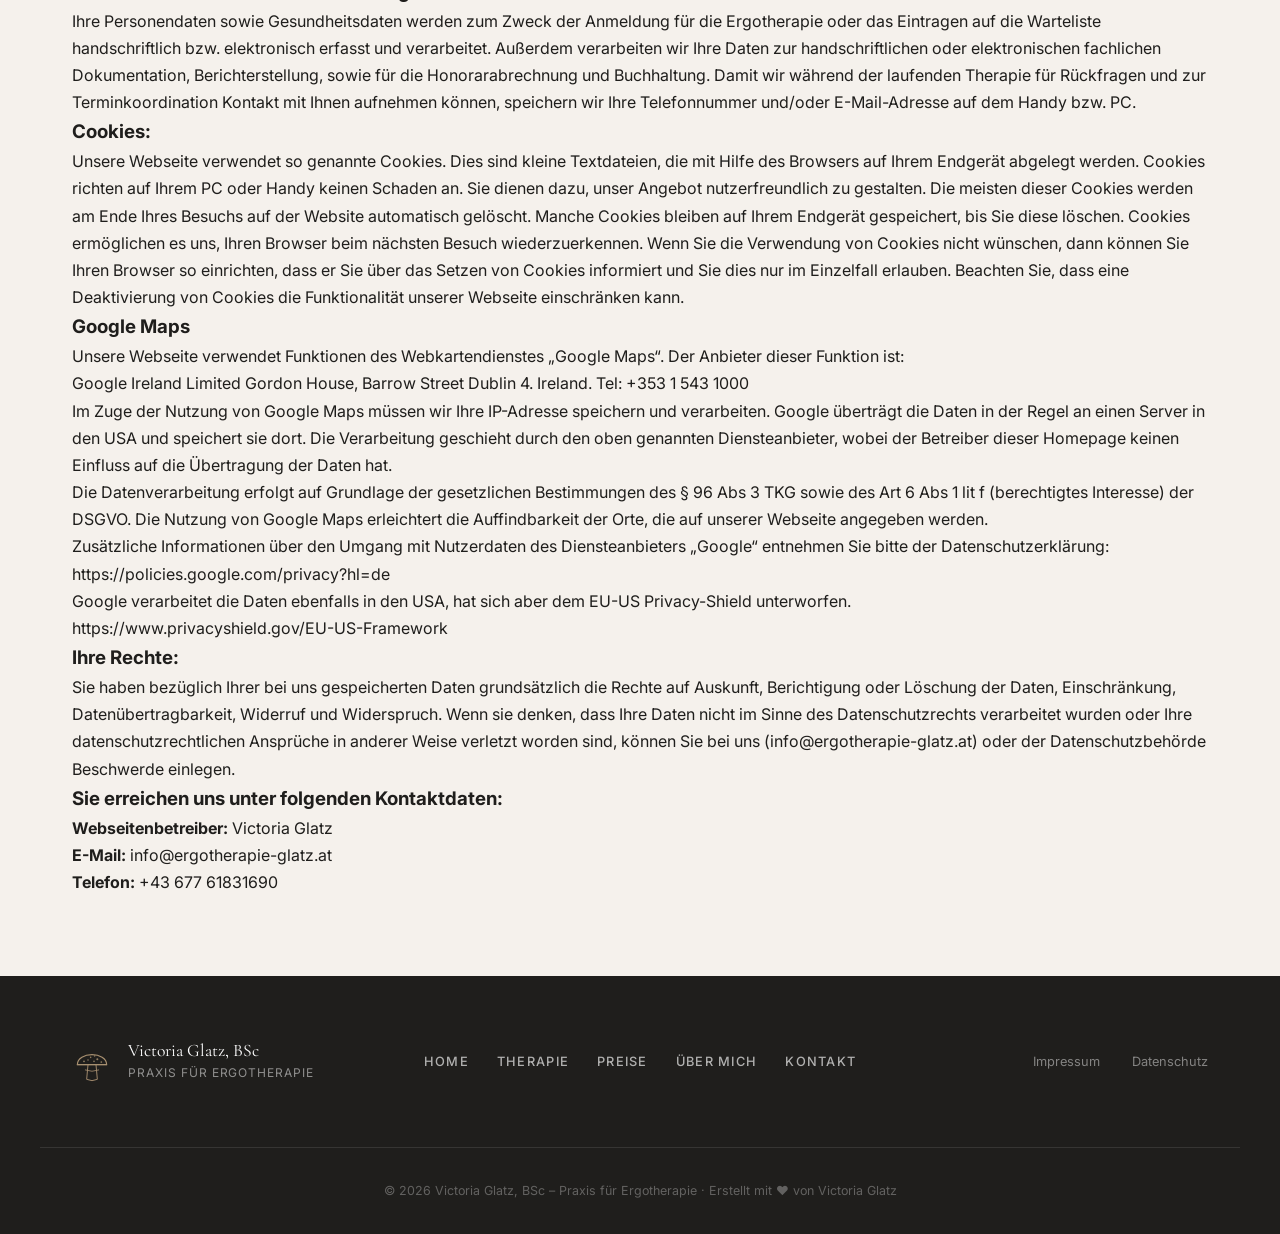
<file: datenschutz.html>
<!DOCTYPE html>
<html lang="de">

<head>
  <meta charset="UTF-8" />
  <meta name="viewport" content="width=device-width, initial-scale=1.0" />
  <title>Datenschutzerklärung – Victoria Glatz, BSc | Praxis für Ergotherapie</title>
  <meta name="description" content="Datenschutzerklärung der Ergotherapie-Praxis von Victoria Glatz, BSc." />
  <link rel="icon" type="image/svg+xml" href="favicon.svg" />
  <link rel="preconnect" href="https://fonts.googleapis.com" />
  <link rel="preconnect" href="https://fonts.gstatic.com" crossorigin />
  <link
    href="https://fonts.googleapis.com/css2?family=Cormorant+Garamond:ital,wght@0,300;0,400;0,500;0,600;1,300;1,400&family=Inter:wght@300;400;500;600&display=swap"
    rel="stylesheet" />
  <link rel="stylesheet" href="style.css" />
  <style>
    .page-content {
      padding-top: calc(var(--header-h, 80px) + 60px);
      padding-bottom: 80px;
      min-height: 60vh;
    }
  </style>
</head>

<body>

  <!-- HEADER / NAV -->
  <header class="site-header" id="site-header">
    <div class="header-inner">
      <a href="index.html#home" class="logo-link">
        <div class="logo-icon">
          <svg viewBox="0 0 60 66" fill="none" xmlns="http://www.w3.org/2000/svg" aria-hidden="true">
            <!-- cap -->
            <path d="M8 34 C8 14 52 14 52 34 Z" stroke="currentColor" stroke-width="1.8" stroke-linejoin="round"
              fill="none" />
            <!-- cap underside / gills line -->
            <line x1="8" y1="34" x2="52" y2="34" stroke="currentColor" stroke-width="1.4" stroke-linecap="round" />
            <!-- stem -->
            <path d="M24 34 L22 56 Q30 60 38 56 L36 34" stroke="currentColor" stroke-width="1.4" stroke-linejoin="round"
              fill="none" />
            <!-- skirt (annulus) -->
            <path d="M20 42 Q30 46 40 42" stroke="currentColor" stroke-width="1.2" stroke-linecap="round" fill="none" />
            <!-- scattered filled dots inside cap -->
            <circle cx="18" cy="29" r="1.3" fill="currentColor" opacity="0.85" />
            <circle cx="28" cy="23" r="1.2" fill="currentColor" opacity="0.85" />
            <circle cx="38" cy="26" r="1.5" fill="currentColor" opacity="0.85" />
            <circle cx="34" cy="21" r="1" fill="currentColor" opacity="0.85" />
            <circle cx="44" cy="30" r="1.3" fill="currentColor" opacity="0.85" />
            <circle cx="24" cy="27" r="1.1" fill="currentColor" opacity="0.85" />
            <circle cx="33" cy="29" r="1.2" fill="currentColor" opacity="0.85" />
          </svg>
        </div>
        <div class="logo-text">
          <span class="logo-name">Victoria Glatz, BSc</span>
          <span class="logo-sub">Ergotherapie</span>
        </div>
      </a>
      <button class="nav-toggle" id="nav-toggle" aria-label="Menü öffnen" aria-expanded="false">
        <span class="hamburger-line"></span>
        <span class="hamburger-line"></span>
        <span class="hamburger-line"></span>
      </button>
      <nav class="main-nav" id="main-nav" aria-label="Hauptnavigation">
        <ul>
          <li><a href="index.html#home" class="nav-link">Home</a></li>
          <li><a href="index.html#ueber-mich" class="nav-link">Über mich</a></li>
          <li><a href="index.html#therapie" class="nav-link">Therapie</a></li>
          <li><a href="index.html#ablauf" class="nav-link">Ablauf &amp; Preise</a></li>
          <li><a href="index.html#kontakt" class="nav-link">Kontakt</a></li>
        </ul>
      </nav>
    </div>
  </header>

  <!-- CONTENT SECTION -->
  <main class="page-content" id="datenschutz">
    <div class="container">
      <h1 class="section-title">Datenschutz&shy;erklärung</h1>
      <div class="content-block reveal-up">
        <h2>Haftungsausschluss</h2>
        <p>
          Trotz sorgfältiger inhaltlicher Kontrolle übernimmt der Webseitenbetreiber (von www.rundumgsund-ergo.at, Marianna Ganahl) keine Haftung für die Inhalte externer Links. Für den Inhalt der verlinkten Seiten sind ausschließlich deren Betreiber verantwortlich. Sollten Sie dennoch auf ausgehende Links aufmerksam werden, welche auf eine Webseite mit rechtswidriger Tätigkeit/Information verweisen, ersuchen wir um dementsprechenden Hinweis (ergotherapie@gesundheitscampus.at), um diesen nach § 17 Abs. 2 ECG umgehend zu entfernen.<br><br>
          Die Urheberrechte Dritter werden vom Betreiber mit bestmöglicher Sorgfalt beachtet. Sollten Sie trotzdem auf eine Urheberrechtsverletzung aufmerksam werden, bitten wir um einen entsprechenden Hinweis an (ergotherapie@gesundheitscampus.at). Bei Bekanntwerden derartiger Rechtsverletzungen werden wir den betroffenen Inhalt umgehend entfernen.
        </p>
        <p class="muted-text" style="font-size: 0.9rem;">
          Quelle: Rechtsanwalt finden - fairesRecht
        </p>

        <h2 style="margin-top: 3rem;">Datenschutzerklärung</h2>
        <p>
          Der Schutz Ihrer persönlichen Daten ist uns ein besonderes Anliegen. Wir verarbeiten Ihre Daten daher ausschließlich auf Grundlage der gesetzlichen Bestimmungen (DSGVO, TKG 2003). In diesen Datenschutzinformationen informieren wir Sie über die wichtigsten Aspekte der Datenverarbeitung im Rahmen unserer Webseite.
        </p>

        <h3>Ihre Daten sind uns wichtig:</h3>
        <p>
          Als anerkannter Gesundheitsberuf unterliegen wird dem MTD-Gesetz und sind zu einem sorgsamen Umgang mit Ihren Daten verpflichtet. Im § 1c regelt das MTD-Gesetz die Datenverarbeitung. Wir möchten Sie darauf hinweisen, dass wir als Angehörige der gehobenen medizinisch-technischen Dienste ermächtigt sind, die im Rahmen der Berufsausübung nach den Bestimmungen dieses Bundesgesetzes erforderlichen personenbezogenen Daten zum Zweck
        </p>
        <ul style="margin-top: -1rem; margin-bottom: 1.5rem;">
          <li>der Dokumentation (§ 11a),</li>
          <li>der Auskunftserteilung (§ 11b),</li>
          <li>der Honorarabrechnung (§ 11c Abs. 2 Z 3)</li>
        </ul>
        <p>zu verarbeiten.</p>

        <h3>Gesundheitsdaten:</h3>
        <p>
          Für Die Anmeldung zur Therapie sowie die laufende Behandlung ist es notwendig, personenbezogene Daten zu erfassen. Als Gesundheitsdaten verstehen sich sämtliche personenbezogene Daten zum allgemeinen Gesundheitszustand und zur Gesundheitsversorgung (Behandlung und Prävention) von konkreten Personen, z.B.: Diagnosen, Verordnungen, Befunderhebung, Assessments, Behandlungsberichte, Behandlungsdokumentation, Terminkoordination, … alle Daten in Zusammenhang mit der Tätigkeit als Ergotherapeut*in. Aufgrund des MTD-Gesetzes unterliegen wir als Ergotherapeut*innen laut §11a, 11b &amp; 11c der Dokumentationspflicht. Daher sind wir verpflichtet, bestimmte therapierelevante Daten 10 Jahre versiegelt aufzubewahren. In Österreich sieht das Datenschutzrecht vor, dass jede und jeder Anspruch auf Geheimhaltung der personenbezogenen Daten hat, sofern nicht ausdrücklich durch die betroffene Person eingewilligt wird, dass Daten an Dritte weitergegeben werden dürfen.
        </p>

        <h3>Kontaktaufnahme:</h3>
        <p>
          Nehmen Sie per Formular auf der Webseite oder per E-Mail Kontakt mit uns auf, werden Ihre angegebenen Daten zwecks Bearbeitung der Anfrage und für den Fall von Anschlussfragen sechs Monate bei uns gespeichert. Diese Daten geben wir nicht ohne Ihre Einwilligung weiter.
        </p>

        <h3>Datenspeicherung:</h3>
        <p>
          Zum Zweck der Terminvereinbarung sowie für Rückfragen und einen fachlichen Austausch während der laufenden Therapie werden folgenden Daten in handschriftlicher oder elektronischer Form (kennwortgeschützt) gespeichert:
        </p>
        <ul style="margin-top: -1rem; margin-bottom: 1.5rem;">
          <li>personenbezogene Daten (Vorname, Nachname, Adresse, SV-Nummer, Telefonnummer, E-Mail-Adresse, …)</li>
          <li>Gesundheitsdaten (Versicherungsdaten, Diagnose,…)</li>
          <li>Dokumentationen (Verlaufsberichte, Assessments, Therapiefotos/-videos (nach mündlicher oder schriftlicher Absprache)</li>
        </ul>
        <p>
          Wir speichern ausschließlich Daten jener Personen, die sich aktiv zur Ergotherapie anmelden oder bereits in Behandlung sind. Bei der Behandlung von Kindern oder Personen, die nicht selbständig Entscheidungen treffen können, müssen deren Obsorgeberechtigte/Erwachsenenvertretung die Anmeldung zur Behandlung ausführen.
        </p>

        <h3>Datenaustausch:</h3>
        <p>
          Wir möchten Sie darauf hinweisen, dass wir für den Datenaustausch via E-Mail oder SMS keine Sicherheitsgarantie abgeben können und wählen diese Art der Kommunikation nur auf Ihre Initiative oder ausdrückliche Zustimmung. 
        </p>

        <h3>Art und Zweck der Datenverarbeitung:</h3>
        <p>
          Ihre Personendaten sowie Gesundheitsdaten werden zum Zweck der Anmeldung für die Ergotherapie oder das Eintragen auf die Warteliste handschriftlich bzw. elektronisch erfasst und verarbeitet. Außerdem verarbeiten wir Ihre Daten zur handschriftlichen oder elektronischen fachlichen Dokumentation, Berichterstellung, sowie für die Honorarabrechnung und Buchhaltung. Damit wir während der laufenden Therapie für Rückfragen und zur Terminkoordination Kontakt mit Ihnen aufnehmen können, speichern wir Ihre Telefonnummer und/oder E-Mail-Adresse auf dem Handy bzw. PC.
        </p>

        <h3>Cookies:</h3>
        <p>
          Unsere Webseite verwendet so genannte Cookies. Dies sind kleine Textdateien, die mit Hilfe des Browsers auf Ihrem Endgerät abgelegt werden. Cookies richten auf Ihrem PC oder Handy keinen Schaden an. Sie dienen dazu, unser Angebot nutzerfreundlich zu gestalten. Die meisten dieser Cookies werden am Ende Ihres Besuchs auf der Website automatisch gelöscht. Manche Cookies bleiben auf Ihrem Endgerät gespeichert, bis Sie diese löschen. Cookies ermöglichen es uns, Ihren Browser beim nächsten Besuch wiederzuerkennen. Wenn Sie die Verwendung von Cookies nicht wünschen, dann können Sie Ihren Browser so einrichten, dass er Sie über das Setzen von Cookies informiert und Sie dies nur im Einzelfall erlauben. Beachten Sie, dass eine Deaktivierung von Cookies die Funktionalität unserer Webseite einschränken kann.
        </p>

        <h3>Google Maps</h3>
        <p>
          Unsere Webseite verwendet Funktionen des Webkartendienstes „Google Maps“. Der Anbieter dieser Funktion ist:<br>
          Google Ireland Limited Gordon House, Barrow Street Dublin 4. Ireland. Tel: <a href="tel:+35315431000">+353 1 543 1000</a>
        </p>
        <p>
          Im Zuge der Nutzung von Google Maps müssen wir Ihre IP-Adresse speichern und verarbeiten. Google überträgt die Daten in der Regel an einen Server in den USA und speichert sie dort. Die Verarbeitung geschieht durch den oben genannten Diensteanbieter, wobei der Betreiber dieser Homepage keinen Einfluss auf die Übertragung der Daten hat.
        </p>
        <p>
          Die Datenverarbeitung erfolgt auf Grundlage der gesetzlichen Bestimmungen des § 96 Abs 3 TKG sowie des Art 6 Abs 1 lit f (berechtigtes Interesse) der DSGVO. Die Nutzung von Google Maps erleichtert die Auffindbarkeit der Orte, die auf unserer Webseite angegeben werden.
        </p>
        <p>
          Zusätzliche Informationen über den Umgang mit Nutzerdaten des Diensteanbieters „Google“ entnehmen Sie bitte der Datenschutzerklärung:<br>
          <a href="https://policies.google.com/privacy?hl=de" target="_blank" rel="noopener">https://policies.google.com/privacy?hl=de</a>
        </p>
        <p>
          Google verarbeitet die Daten ebenfalls in den USA, hat sich aber dem EU-US Privacy-Shield unterworfen.<br>
          <a href="https://www.privacyshield.gov/EU-US-Framework" target="_blank" rel="noopener">https://www.privacyshield.gov/EU-US-Framework</a>
        </p>

        <h3>Ihre Rechte:</h3>
        <p>
          Sie haben bezüglich Ihrer bei uns gespeicherten Daten grundsätzlich die Rechte auf Auskunft, Berichtigung oder Löschung der Daten, Einschränkung, Datenübertragbarkeit, Widerruf und Widerspruch. Wenn sie denken, dass Ihre Daten nicht im Sinne des Datenschutzrechts verarbeitet wurden oder Ihre datenschutzrechtlichen Ansprüche in anderer Weise verletzt worden sind, können Sie bei uns (<a href="mailto:info@ergotherapie-glatz.at">info@ergotherapie-glatz.at</a>) oder der Datenschutzbehörde Beschwerde einlegen.
        </p>

        <h3>Sie erreichen uns unter folgenden Kontaktdaten:</h3>
        <p>
          <strong>Webseitenbetreiber:</strong> Victoria Glatz<br>
          <strong>E-Mail:</strong> <a href="mailto:info@ergotherapie-glatz.at">info@ergotherapie-glatz.at</a><br>
          <strong>Telefon:</strong> <a href="tel:+4367761831690">+43 677 61831690</a>
        </p>
      </div>
    </div>
  </main>

  <!-- FOOTER -->
  <footer class="site-footer">
    <div class="container footer-inner">
      <div class="footer-brand">
        <div class="logo-icon footer-logo">
          <svg viewBox="0 0 60 66" fill="none" xmlns="http://www.w3.org/2000/svg" aria-hidden="true">
            <!-- cap -->
            <path d="M8 34 C8 14 52 14 52 34 Z" stroke="currentColor" stroke-width="1.8" stroke-linejoin="round"
              fill="none" />
            <!-- cap underside / gills line -->
            <line x1="8" y1="34" x2="52" y2="34" stroke="currentColor" stroke-width="1.4" stroke-linecap="round" />
            <!-- stem -->
            <path d="M24 34 L22 56 Q30 60 38 56 L36 34" stroke="currentColor" stroke-width="1.4" stroke-linejoin="round"
              fill="none" />
            <!-- skirt (annulus) -->
            <path d="M20 42 Q30 46 40 42" stroke="currentColor" stroke-width="1.2" stroke-linecap="round" fill="none" />
            <!-- scattered filled dots inside cap -->
            <circle cx="18" cy="29" r="1.3" fill="currentColor" opacity="0.85" />
            <circle cx="28" cy="23" r="1.2" fill="currentColor" opacity="0.85" />
            <circle cx="38" cy="26" r="1.5" fill="currentColor" opacity="0.85" />
            <circle cx="34" cy="21" r="1" fill="currentColor" opacity="0.85" />
            <circle cx="44" cy="30" r="1.3" fill="currentColor" opacity="0.85" />
            <circle cx="24" cy="27" r="1.1" fill="currentColor" opacity="0.85" />
            <circle cx="33" cy="29" r="1.2" fill="currentColor" opacity="0.85" />
          </svg>
        </div>
        <div>
          <p class="footer-name">Victoria Glatz, BSc</p>
          <p class="footer-subtitle">Praxis für Ergotherapie</p>
        </div>
      </div>
      <nav class="footer-nav" aria-label="Footer Navigation">
        <a href="index.html#home">Home</a>
        <a href="index.html#therapie">Therapie</a>
        <a href="index.html#ablauf">Preise</a>
        <a href="index.html#ueber-mich">Über mich</a>
        <a href="index.html#kontakt">Kontakt</a>
      </nav>
      <div class="footer-legal">
        <a href="impressum.html">Impressum</a>
        <a href="datenschutz.html">Datenschutz</a>
      </div>
    </div>
    <div class="footer-bottom">
      <p>© 2026 Victoria Glatz, BSc – Praxis für Ergotherapie · Erstellt mit ♥ von Victoria Glatz</p>
    </div>
  </footer>

  <!-- POPUP -->
  <div id="vacation-popup" class="vacation-popup">
    <div class="vacation-popup-content">
      <button id="close-popup" class="close-popup" aria-label="Schließen">&times;</button>
      <h3 style="margin-top: 0;">Aktuelles:</h3>
      <p>Ich bin bis Ende Mai im Urlaub und in dieser Zeit nicht persönlich erreichbar.<br>
        Gerne können Sie mir in der Zwischenzeit eine Nachricht per E-Mail, SMS oder über den Anrufbeantworter hinterlassen.<br>
        Ich werde mich ab Anfang Juni so bald wie möglich bei Ihnen melden, eingehende Nachrichten prüfen und Anrufe zurückrufen.<br><br>
        Bis bald, Victoria</p>
    </div>
  </div>

  <script src="script.js"></script>
</body>

</html>
</file>
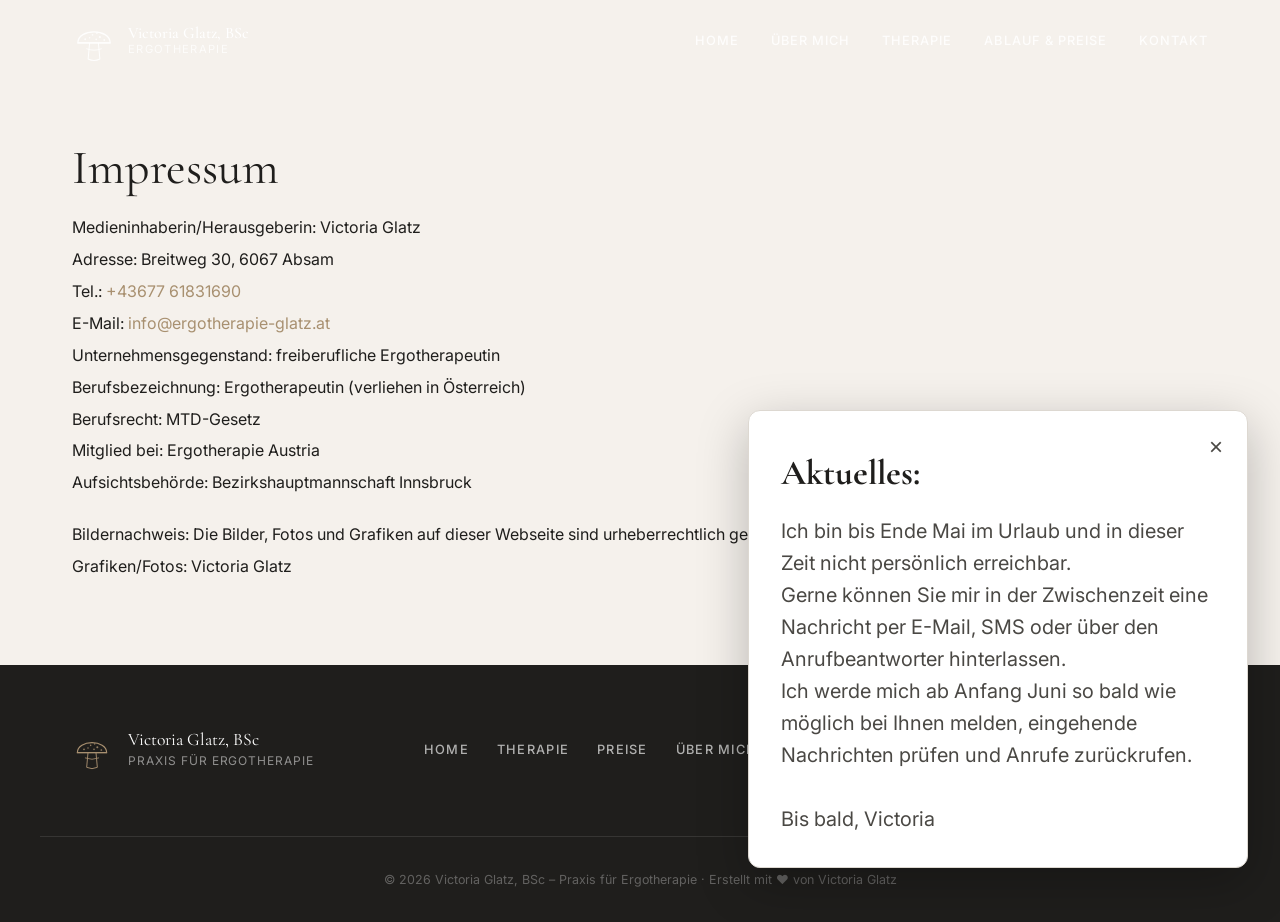
<file: impressum.html>
<!DOCTYPE html>
<html lang="de">

<head>
  <meta charset="UTF-8" />
  <meta name="viewport" content="width=device-width, initial-scale=1.0" />
  <title>Impressum – Victoria Glatz, BSc | Praxis für Ergotherapie</title>
  <meta name="description" content="Impressum der Ergotherapie-Praxis von Victoria Glatz, BSc." />
  <link rel="icon" type="image/svg+xml" href="favicon.svg" />
  <link rel="preconnect" href="https://fonts.googleapis.com" />
  <link rel="preconnect" href="https://fonts.gstatic.com" crossorigin />
  <link
    href="https://fonts.googleapis.com/css2?family=Cormorant+Garamond:ital,wght@0,300;0,400;0,500;0,600;1,300;1,400&family=Inter:wght@300;400;500;600&display=swap"
    rel="stylesheet" />
  <link rel="stylesheet" href="style.css" />
  <style>
    .page-content {
      padding-top: calc(var(--header-h, 80px) + 60px);
      padding-bottom: 80px;
      min-height: 60vh;
    }
  </style>
</head>

<body>

  <!-- HEADER / NAV -->
  <header class="site-header" id="site-header">
    <div class="header-inner">
      <a href="index.html#home" class="logo-link">
        <div class="logo-icon">
          <svg viewBox="0 0 60 66" fill="none" xmlns="http://www.w3.org/2000/svg" aria-hidden="true">
            <!-- cap -->
            <path d="M8 34 C8 14 52 14 52 34 Z" stroke="currentColor" stroke-width="1.8" stroke-linejoin="round"
              fill="none" />
            <!-- cap underside / gills line -->
            <line x1="8" y1="34" x2="52" y2="34" stroke="currentColor" stroke-width="1.4" stroke-linecap="round" />
            <!-- stem -->
            <path d="M24 34 L22 56 Q30 60 38 56 L36 34" stroke="currentColor" stroke-width="1.4" stroke-linejoin="round"
              fill="none" />
            <!-- skirt (annulus) -->
            <path d="M20 42 Q30 46 40 42" stroke="currentColor" stroke-width="1.2" stroke-linecap="round" fill="none" />
            <!-- scattered filled dots inside cap -->
            <circle cx="18" cy="29" r="1.3" fill="currentColor" opacity="0.85" />
            <circle cx="28" cy="23" r="1.2" fill="currentColor" opacity="0.85" />
            <circle cx="38" cy="26" r="1.5" fill="currentColor" opacity="0.85" />
            <circle cx="34" cy="21" r="1" fill="currentColor" opacity="0.85" />
            <circle cx="44" cy="30" r="1.3" fill="currentColor" opacity="0.85" />
            <circle cx="24" cy="27" r="1.1" fill="currentColor" opacity="0.85" />
            <circle cx="33" cy="29" r="1.2" fill="currentColor" opacity="0.85" />
          </svg>
        </div>
        <div class="logo-text">
          <span class="logo-name">Victoria Glatz, BSc</span>
          <span class="logo-sub">Ergotherapie</span>
        </div>
      </a>
      <button class="nav-toggle" id="nav-toggle" aria-label="Menü öffnen" aria-expanded="false">
        <span class="hamburger-line"></span>
        <span class="hamburger-line"></span>
        <span class="hamburger-line"></span>
      </button>
      <nav class="main-nav" id="main-nav" aria-label="Hauptnavigation">
        <ul>
          <li><a href="index.html#home" class="nav-link">Home</a></li>
          <li><a href="index.html#ueber-mich" class="nav-link">Über mich</a></li>
          <li><a href="index.html#therapie" class="nav-link">Therapie</a></li>
          <li><a href="index.html#ablauf" class="nav-link">Ablauf &amp; Preise</a></li>
          <li><a href="index.html#kontakt" class="nav-link">Kontakt</a></li>
        </ul>
      </nav>
    </div>
  </header>

  <!-- CONTENT SECTION -->
  <main class="page-content" id="impressum">
    <div class="container">
      <h1 class="section-title">Impressum</h1>
      <div class="content-block reveal-up">

        <p class="impressum-text">Medieninhaberin/Herausgeberin: Victoria Glatz</p>
        <p class="impressum-text">Adresse: Breitweg 30, 6067 Absam</p>
        <p class="impressum-text">Tel.: <a href="tel:+4367761831690">+43677 61831690</a></p>
        <p class="impressum-text">E-Mail: <a href="mailto:info@ergotherapie-glatz.at">info@ergotherapie-glatz.at</a></p>
        <p class="impressum-text">Unternehmensgegenstand: freiberufliche Ergotherapeutin</p>
        <p class="impressum-text">Berufsbezeichnung: Ergotherapeutin (verliehen in Österreich)</p>
        <p class="impressum-text">Berufsrecht: MTD-Gesetz</p>
        <p class="impressum-text">Mitglied bei: Ergotherapie Austria</p>
        <p class="impressum-text">Aufsichtsbehörde: Bezirkshauptmannschaft Innsbruck</p>

        <p class="impressum-text" style="margin-top: 1.5rem;">Bildernachweis: Die Bilder, Fotos und Grafiken auf dieser
          Webseite sind urheberrechtlich geschützt.</p>
        <p class="impressum-text">Grafiken/Fotos: Victoria Glatz</p>

      </div>
    </div>
  </main>

  <!-- FOOTER -->
  <footer class="site-footer">
    <div class="container footer-inner">
      <div class="footer-brand">
        <div class="logo-icon footer-logo">
          <svg viewBox="0 0 60 66" fill="none" xmlns="http://www.w3.org/2000/svg" aria-hidden="true">
            <!-- cap -->
            <path d="M8 34 C8 14 52 14 52 34 Z" stroke="currentColor" stroke-width="1.8" stroke-linejoin="round"
              fill="none" />
            <!-- cap underside / gills line -->
            <line x1="8" y1="34" x2="52" y2="34" stroke="currentColor" stroke-width="1.4" stroke-linecap="round" />
            <!-- stem -->
            <path d="M24 34 L22 56 Q30 60 38 56 L36 34" stroke="currentColor" stroke-width="1.4" stroke-linejoin="round"
              fill="none" />
            <!-- skirt (annulus) -->
            <path d="M20 42 Q30 46 40 42" stroke="currentColor" stroke-width="1.2" stroke-linecap="round" fill="none" />
            <!-- scattered filled dots inside cap -->
            <circle cx="18" cy="29" r="1.3" fill="currentColor" opacity="0.85" />
            <circle cx="28" cy="23" r="1.2" fill="currentColor" opacity="0.85" />
            <circle cx="38" cy="26" r="1.5" fill="currentColor" opacity="0.85" />
            <circle cx="34" cy="21" r="1" fill="currentColor" opacity="0.85" />
            <circle cx="44" cy="30" r="1.3" fill="currentColor" opacity="0.85" />
            <circle cx="24" cy="27" r="1.1" fill="currentColor" opacity="0.85" />
            <circle cx="33" cy="29" r="1.2" fill="currentColor" opacity="0.85" />
          </svg>
        </div>
        <div>
          <p class="footer-name">Victoria Glatz, BSc</p>
          <p class="footer-subtitle">Praxis für Ergotherapie</p>
        </div>
      </div>
      <nav class="footer-nav" aria-label="Footer Navigation">
        <a href="index.html#home">Home</a>
        <a href="index.html#therapie">Therapie</a>
        <a href="index.html#ablauf">Preise</a>
        <a href="index.html#ueber-mich">Über mich</a>
        <a href="index.html#kontakt">Kontakt</a>
      </nav>
      <div class="footer-legal">
        <a href="impressum.html">Impressum</a>
      </div>
    </div>
    <div class="footer-bottom">
      <p>© 2026 Victoria Glatz, BSc – Praxis für Ergotherapie · Erstellt mit ♥ von Victoria Glatz</p>
    </div>
  </footer>

  <!-- POPUP -->
  <div id="vacation-popup" class="vacation-popup">
    <div class="vacation-popup-content">
      <button id="close-popup" class="close-popup" aria-label="Schließen">&times;</button>
      <h3 style="margin-top: 0;">Aktuelles:</h3>
      <p>Ich bin bis Ende Mai im Urlaub und in dieser Zeit nicht persönlich erreichbar.<br>
        Gerne können Sie mir in der Zwischenzeit eine Nachricht per E-Mail, SMS oder über den Anrufbeantworter
        hinterlassen.<br>
        Ich werde mich ab Anfang Juni so bald wie möglich bei Ihnen melden, eingehende Nachrichten prüfen und Anrufe
        zurückrufen.<br><br>
        Bis bald, Victoria</p>
    </div>
  </div>

  <script src="script.js"></script>
</body>

</html>
</file>
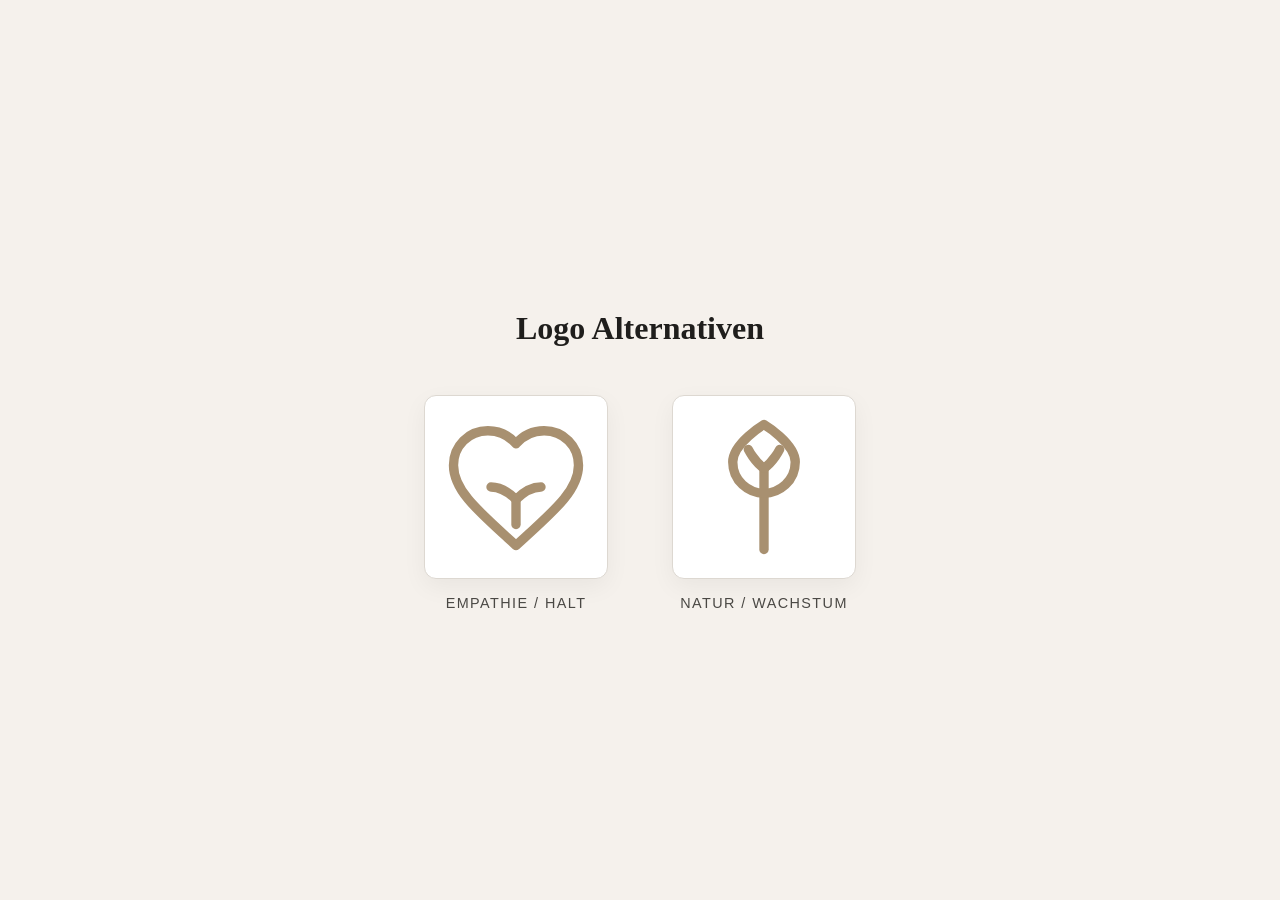
<file: logo-preview.html>
<!DOCTYPE html>
<html lang="de">
<head>
  <meta charset="UTF-8">
  <title>Logo Alternativen</title>
  <style>
    body {
      background-color: #f5f1ec;
      color: #1f1e1c;
      font-family: 'Inter', sans-serif;
      display: flex;
      flex-direction: column;
      align-items: center;
      justify-content: center;
      min-height: 100vh;
      margin: 0;
    }
    h1 {
      font-family: 'Cormorant Garamond', serif;
      margin-bottom: 3rem;
    }
    .logos {
      display: flex;
      gap: 4rem;
      align-items: center;
    }
    .logo-wrapper {
      display: flex;
      flex-direction: column;
      align-items: center;
      gap: 1rem;
    }
    .logo-box {
      width: 150px;
      height: 150px;
      padding: 1rem;
      border: 1px solid #ddd8d1;
      border-radius: 12px;
      background: white;
      box-shadow: 0 8px 24px rgba(0,0,0,0.05);
      display: flex;
      align-items: center;
      justify-content: center;
      color: #a89070;
    }
    svg {
      width: 100%;
      height: 100%;
    }
    .label {
      font-size: 0.9rem;
      color: #4a4844;
      text-transform: uppercase;
      letter-spacing: 0.1em;
      font-weight: 500;
    }
  </style>
</head>
<body>
  <h1>Logo Alternativen</h1>
  <div class="logos">
    <!-- Option 1: Herz & Hände -->
    <div class="logo-wrapper">
      <div class="logo-box">
        <svg viewBox="0 0 24 24" fill="none" xmlns="http://www.w3.org/2000/svg">
          <path d="M12 21.35l-1.45-1.32C5.4 15.36 2 12.28 2 8.5 2 5.42 4.42 3 7.5 3c1.74 0 3.41.81 4.5 2.09C13.09 3.81 14.76 3 16.5 3 19.58 3 22 5.42 22 8.5c0 3.78-3.4 6.86-8.55 11.54L12 21.35z" stroke="currentColor" stroke-width="1.5" stroke-linecap="round" stroke-linejoin="round"/>
          <path d="M8 12c1.33 0 2.67.67 4 2 1.33-1.33 2.67-2 4-2" stroke="currentColor" stroke-width="1.5" stroke-linecap="round" stroke-linejoin="round"/>
          <path d="M12 14v4" stroke="currentColor" stroke-width="1.5" stroke-linecap="round" stroke-linejoin="round"/>
        </svg>
      </div>
      <span class="label">Empathie / Halt</span>
    </div>

    <!-- Option 2: Baum / Blatt Mosaik -->
    <div class="logo-wrapper">
      <div class="logo-box">
        <svg viewBox="0 0 24 24" fill="none" xmlns="http://www.w3.org/2000/svg">
          <!-- Stamm -->
          <path d="M12 22v-9" stroke="currentColor" stroke-width="1.5" stroke-linecap="round"/>
          <!-- Blätter -->
          <path d="M12 13c-2.5 0-5-2-5-5 0-3 5-6 5-6s5 3 5 6c0 3-2.5 5-5 5z" stroke="currentColor" stroke-width="1.5" stroke-linecap="round" stroke-linejoin="round"/>
          <!-- Innere Verzweigung / Puls -->
          <path d="M12 13v-4" stroke="currentColor" stroke-width="1.5" stroke-linecap="round" stroke-linejoin="round"/>
          <path d="M12 9c-1.5-1-2.5-3-2.5-3" stroke="currentColor" stroke-width="1.5" stroke-linecap="round" stroke-linejoin="round"/>
          <path d="M12 9c1.5-1 2.5-3 2.5-3" stroke="currentColor" stroke-width="1.5" stroke-linecap="round" stroke-linejoin="round"/>
        </svg>
      </div>
      <span class="label">Natur / Wachstum</span>
    </div>
  </div>
</body>
</html>
</file>
<file: style.css>
/* ============================================================
   ERGOTHERAPIE – STYLE.CSS
   Design: Warm, minimal, modern – inspired by leben-in-bewegung.at
   ============================================================ */

/* ── CSS Custom Properties ──────────────────────────────── */
:root {
  /* Colors */
  --clr-bg: #f5f1ec;
  --clr-bg-alt: #edeae4;
  --clr-surface: #ffffff;
  --clr-primary: #a89070;
  --clr-primary-dk: #877055;
  --clr-dark: #1f1e1c;
  --clr-mid: #4a4844;
  --clr-muted: #888480;
  --clr-accent: #6b8f71;
  --clr-accent-lt: #d5e5d7;
  --clr-border: #ddd8d1;
  --clr-hero-bg: #1a1915;

  /* High Contrast Mode Variables */
  --hc-bg: #000000;
  --hc-bg-alt: #111111;
  --hc-surface: #1a1a1a;
  --hc-primary: #f5c518;
  --hc-primary-dk: #d4a800;
  --hc-dark: #ffffff;
  --hc-mid: #e0e0e0;
  --hc-muted: #bbbbbb;
  --hc-accent: #f5c518;
  --hc-accent-lt: #3a3000;
  --hc-border: #444444;

  /* Typography */
  --font-serif: 'Cormorant Garamond', Georgia, serif;
  --font-sans: 'Inter', system-ui, sans-serif;

  /* Spacing */
  --space-xs: 0.5rem;
  --space-sm: 1rem;
  --space-md: 2rem;
  --space-lg: 4rem;
  --space-xl: 6rem;

  /* Transitions */
  --transition: 0.35s cubic-bezier(0.25, 0.46, 0.45, 0.94);

  /* Layout */
  --max-w: 1200px;
  --header-h: 80px;
}

/* ── Reset & Base ───────────────────────────────────────── */
*,
*::before,
*::after {
  box-sizing: border-box;
  margin: 0;
  padding: 0;
}

html {
  scroll-behavior: smooth;
  font-size: 16px;
}

body {
  font-family: var(--font-sans);
  background-color: var(--clr-bg);
  color: var(--clr-dark);
  line-height: 1.7;
  overflow-x: hidden;
}

body.high-contrast {
  --clr-bg: var(--hc-bg);
  --clr-bg-alt: var(--hc-bg-alt);
  --clr-surface: var(--hc-surface);
  --clr-primary: var(--hc-primary);
  --clr-primary-dk: var(--hc-primary-dk);
  --clr-dark: var(--hc-dark);
  --clr-mid: var(--hc-mid);
  --clr-muted: var(--hc-muted);
  --clr-accent: var(--hc-accent);
  --clr-accent-lt: var(--hc-accent-lt);
  --clr-border: var(--hc-border);
  --clr-hero-bg: var(--hc-bg);
  font-size: 1.15rem;
  /* Larger base font size */
}

/* High Contrast Generic Overrides */
body.high-contrast * {
  border-color: #444444 !important;
}

body.high-contrast,
body.high-contrast section,
body.high-contrast header,
body.high-contrast footer,
body.high-contrast .site-header.scrolled {
  background-color: #000000 !important;
}

body.high-contrast .section-alt {
  background-color: #111111 !important;
}

/* High Contrast Button Fix */
body.high-contrast .btn-primary {
  background-color: #f5c518 !important;
  color: #000000 !important;
  border: 2px solid #f5c518 !important;
  font-weight: 700;
}

body.high-contrast h1.hero-title {
  font-size: clamp(3rem, 7vw, 5rem);
}

body.high-contrast h2.section-title {
  font-size: clamp(2.5rem, 5vw, 4rem);
}

body.high-contrast p,
body.high-contrast li,
body.high-contrast .lead-text {
  font-size: 1.25rem;
  line-height: 1.6;
}

body.high-contrast .hero-image-wrapper {
  display: none;
}

body.high-contrast .therapy-card-img--placeholder {
  background: var(--hc-bg-alt);
}

/* High Contrast Menu & Footer Fixes */
body.high-contrast .site-header.scrolled .logo-link,
body.high-contrast .site-header.scrolled .logo-name,
body.high-contrast .site-header.scrolled .logo-icon {
  color: #fff;
}

body.high-contrast .site-header.scrolled .logo-sub {
  color: rgba(255, 255, 255, 0.75);
}

body.high-contrast .site-header.scrolled .a11y-btn {
  color: #fff;
  border-color: rgba(255, 255, 255, 0.4);
}

body.high-contrast .site-header.scrolled .a11y-btn:hover {
  background-color: #fff;
  color: #000;
  border-color: #fff;
}

body.high-contrast .site-header.scrolled .hamburger-line {
  background-color: #fff;
}

@media (min-width: 769px) {
  body.high-contrast .site-header.scrolled .nav-link {
    color: #fff;
  }

  body.high-contrast .site-header.scrolled .nav-link::after {
    background-color: #fff;
  }
}

body.high-contrast .site-footer {
  border-top: 1px solid rgba(255, 255, 255, 0.1);
  background-color: #000 !important;
}

body.high-contrast .site-footer,
body.high-contrast .site-footer .footer-name,
body.high-contrast .site-footer .footer-subtitle,
body.high-contrast .site-footer .footer-nav a,
body.high-contrast .site-footer .footer-legal a,
body.high-contrast .site-footer .footer-bottom p {
  color: #fff;
}

body.high-contrast .site-footer .logo-icon {
  color: #f5c518;
}

/* ── Leichte Sprache (Simple Language) Toggle ────── */
.leichte-sprache-text {
  display: none;
  font-size: 1.25rem;
  line-height: 1.5;
  text-align: left !important;
}

body.leichte-sprache .standard-text {
  display: none;
}

body.leichte-sprache .leichte-sprache-text {
  display: block;
}

img {
  display: block;
  max-width: 100%;
  height: auto;
}

a {
  color: inherit;
  text-decoration: none;
  transition: color var(--transition);
}

ul {
  list-style: none;
}

/* ── Scroll animations ──────────────────────────────────── */
.reveal-up {
  opacity: 0;
  transform: translateY(40px);
  transition: opacity 0.7s ease, transform 0.7s ease;
}

.reveal-up.visible {
  opacity: 1;
  transform: translateY(0);
}

.reveal-left {
  opacity: 0;
  transform: translateX(-50px);
  transition: opacity 0.8s ease, transform 0.8s ease;
}

.reveal-left.visible {
  opacity: 1;
  transform: translateX(0);
}

.reveal-right {
  opacity: 0;
  transform: translateX(50px);
  transition: opacity 0.8s ease, transform 0.8s ease;
}

.reveal-right.visible {
  opacity: 1;
  transform: translateX(0);
}

/* Staggered delay for cards */
.intro-card:nth-child(2) {
  transition-delay: 0.15s;
}

.intro-card:nth-child(3) {
  transition-delay: 0.3s;
}

.therapy-card:nth-child(2) {
  transition-delay: 0.1s;
}

.therapy-card:nth-child(3) {
  transition-delay: 0.2s;
}

.therapy-card:nth-child(4) {
  transition-delay: 0.3s;
}

/* ── Layout Helpers ─────────────────────────────────────── */
.container {
  width: 100%;
  max-width: var(--max-w);
  margin: 0 auto;
  padding: 0 var(--space-md);
}

.section-pad {
  padding: var(--space-xl) 0;
}

.section-alt {
  background-color: var(--clr-bg-alt);
}

/* ── Typography Helpers ─────────────────────────────────── */
.section-eyebrow {
  font-family: var(--font-sans);
  font-size: 0.75rem;
  font-weight: 600;
  letter-spacing: 0.2em;
  text-transform: uppercase;
  color: var(--clr-primary);
  margin-bottom: var(--space-xs);
}

.section-title {
  font-family: var(--font-serif);
  font-size: clamp(2rem, 4vw, 3rem);
  font-weight: 400;
  line-height: 1.2;
  color: var(--clr-dark);
  margin-bottom: var(--space-sm);
}

.section-lead {
  font-size: 1.05rem;
  color: var(--clr-mid);
  max-width: 580px;
}

.section-header {
  text-align: center;
  margin-bottom: var(--space-lg);
}

.section-header .section-lead {
  margin: 0 auto;
}

.lead-text {
  font-size: 1.15rem;
  font-weight: 400;
  color: var(--clr-mid);
  margin-bottom: var(--space-sm);
  line-height: 1.8;
}

/* ── Buttons ─────────────────────────────────────────────── */
.btn-primary {
  display: inline-flex;
  align-items: center;
  gap: 0.5rem;
  background-color: var(--clr-primary);
  color: #fff;
  font-family: var(--font-sans);
  font-size: 0.875rem;
  font-weight: 500;
  letter-spacing: 0.08em;
  text-transform: uppercase;
  padding: 0.875rem 2rem;
  border: none;
  cursor: pointer;
  transition: background-color var(--transition), transform var(--transition), box-shadow var(--transition);
  text-decoration: none;
}

.btn-primary:hover {
  background-color: var(--clr-primary-dk);
  transform: translateY(-2px);
  box-shadow: 0 8px 24px rgba(168, 144, 112, 0.35);
}

/* ═══════════════════════════════════════════════════════════
   HEADER / NAVIGATION
═══════════════════════════════════════════════════════════ */
.site-header {
  position: fixed;
  top: 0;
  left: 0;
  right: 0;
  z-index: 1000;
  height: var(--header-h);
  display: flex;
  align-items: center;
  transition: background-color var(--transition), box-shadow var(--transition);
}

.site-header.scrolled {
  background-color: var(--clr-primary);
  box-shadow: 0 2px 20px rgba(0, 0, 0, 0.15);
}

.site-header.at-top {
  background-color: transparent;
}

.header-inner {
  width: 100%;
  max-width: var(--max-w);
  margin: 0 auto;
  padding: 0 var(--space-md);
  display: flex;
  align-items: center;
  justify-content: space-between;
  gap: var(--space-md);
}

/* Logo */
.logo-link {
  display: flex;
  align-items: center;
  gap: 0.75rem;
  color: #fff;
  flex-shrink: 0;
}

/* A11y Controls */
.a11y-controls {
  display: flex;
  align-items: center;
  gap: 0.5rem;
  margin-right: 1.5rem;
}

.a11y-btn {
  background: transparent;
  border: 1px solid rgba(255, 255, 255, 0.4);
  color: #fff;
  width: 36px;
  height: 36px;
  border-radius: 50%;
  padding: 6px;
  cursor: pointer;
  display: flex;
  align-items: center;
  justify-content: center;
  transition: background-color var(--transition), color var(--transition), border-color var(--transition);
}

.a11y-btn:hover {
  background-color: #fff;
  color: var(--clr-primary);
  border-color: #fff;
}

.a11y-btn svg {
  width: 100%;
  height: 100%;
}

.logo-icon {
  width: 44px;
  height: 44px;
  color: rgba(255, 255, 255, 0.9);
  flex-shrink: 0;
}

.logo-text {
  display: flex;
  flex-direction: column;
  line-height: 1.2;
}

.logo-name {
  font-family: var(--font-serif);
  font-size: 1rem;
  font-weight: 500;
  color: #fff;
}

.logo-sub {
  font-family: var(--font-sans);
  font-size: 0.7rem;
  letter-spacing: 0.12em;
  text-transform: uppercase;
  color: rgba(255, 255, 255, 0.75);
}

/* Nav */
.main-nav {
  margin-left: auto;
}

.main-nav ul {
  display: flex;
  align-items: center;
  gap: 2rem;
}

.nav-link {
  font-family: var(--font-sans);
  font-size: 0.8rem;
  font-weight: 500;
  letter-spacing: 0.08em;
  text-transform: uppercase;
  color: rgba(255, 255, 255, 0.85);
  position: relative;
  padding-bottom: 4px;
  transition: color var(--transition);
}

.nav-link::after {
  content: '';
  position: absolute;
  bottom: 0;
  left: 0;
  right: 100%;
  height: 1px;
  background-color: #fff;
  transition: right var(--transition);
}

.nav-link:hover,
.nav-link.active {
  color: #fff;
}

.nav-link:hover::after,
.nav-link.active::after {
  right: 0;
}

/* Hamburger */
.nav-toggle {
  display: none;
  flex-direction: column;
  gap: 5px;
  background: none;
  border: none;
  cursor: pointer;
  padding: 4px;
}

.hamburger-line {
  display: block;
  width: 24px;
  height: 1.5px;
  background-color: #fff;
  transition: transform var(--transition), opacity var(--transition);
}

.nav-toggle.open .hamburger-line:nth-child(1) {
  transform: translateY(6.5px) rotate(45deg);
}

.nav-toggle.open .hamburger-line:nth-child(2) {
  opacity: 0;
}

.nav-toggle.open .hamburger-line:nth-child(3) {
  transform: translateY(-6.5px) rotate(-45deg);
}

/* ═══════════════════════════════════════════════════════════
   HERO
═══════════════════════════════════════════════════════════ */
.hero {
  position: relative;
  min-height: 100svh;
  display: flex;
  align-items: center;
  justify-content: flex-start;
  overflow: hidden;
  background-color: var(--clr-hero-bg);
}

.hero-image-wrapper {
  position: absolute;
  inset: 0;
  z-index: 0;
}

.hero-img {
  width: 100%;
  height: 100%;
  object-fit: cover;
  object-position: center center;
  filter: brightness(0.55) saturate(0.85);
}

.hero-overlay {
  position: absolute;
  inset: 0;
  background: linear-gradient(125deg,
      rgba(26, 25, 21, 0.75) 0%,
      rgba(26, 25, 21, 0.3) 60%,
      rgba(107, 143, 113, 0.1) 100%);
}

.hero-content {
  position: relative;
  z-index: 1;
  max-width: var(--max-w);
  width: 100%;
  margin: 0 auto;
  padding: calc(var(--header-h) + 2rem) var(--space-md) var(--space-xl);
}

.hero-tagline {
  font-family: var(--font-sans);
  font-size: 0.75rem;
  font-weight: 600;
  letter-spacing: 0.28em;
  text-transform: uppercase;
  color: var(--clr-primary);
  margin-bottom: var(--space-sm);
  transition-delay: 0.1s;
}

.hero-title {
  font-family: var(--font-serif);
  font-size: clamp(3rem, 7vw, 6rem);
  font-weight: 300;
  line-height: 1.1;
  color: #fff;
  margin-bottom: var(--space-md);
  max-width: 20ch;
  transition-delay: 0.2s;
}

.hero-title em {
  font-style: italic;
  color: var(--clr-primary);
}

.hero-subtitle {
  font-size: clamp(0.95rem, 1.5vw, 1.1rem);
  color: rgba(255, 255, 255, 0.8);
  max-width: 46ch;
  line-height: 1.8;
  margin-bottom: var(--space-lg);
  transition-delay: 0.3s;
}

.hero-content .btn-primary {
  transition-delay: 0.4s;
}

.scroll-indicator {
  position: absolute;
  bottom: 2.5rem;
  left: 50%;
  transform: translateX(-50%);
  z-index: 2;
  color: rgba(255, 255, 255, 0.6);
  width: 36px;
  animation: bounce 2.5s ease-in-out infinite;
  transition: color var(--transition);
}

.scroll-indicator:hover {
  color: #fff;
}

@keyframes bounce {

  0%,
  100% {
    transform: translateX(-50%) translateY(0);
  }

  50% {
    transform: translateX(-50%) translateY(10px);
  }
}

/* ═══════════════════════════════════════════════════════════
   INTRO / WERTE
═══════════════════════════════════════════════════════════ */
.intro-text {
  text-align: center;
  max-width: 680px;
  margin: 0 auto var(--space-lg);
}

.intro-text p {
  color: var(--clr-mid);
  margin-bottom: var(--space-sm);
}

.intro-cards {
  display: grid;
  grid-template-columns: repeat(3, 1fr);
  gap: var(--space-md);
}

.intro-card {
  background: var(--clr-surface);
  border: 1px solid var(--clr-border);
  padding: var(--space-md) var(--space-md) 1.75rem;
  text-align: center;
  transition: transform var(--transition), box-shadow var(--transition);
}

.intro-card:hover {
  transform: translateY(-6px);
  box-shadow: 0 12px 40px rgba(0, 0, 0, 0.08);
}

.card-icon {
  width: 48px;
  height: 48px;
  margin: 0 auto var(--space-sm);
  color: var(--clr-primary);
}

.card-icon svg {
  width: 100%;
  height: 100%;
}

.intro-card h3 {
  font-family: var(--font-serif);
  font-size: 1.5rem;
  font-weight: 400;
  margin-bottom: var(--space-xs);
}

.intro-card p {
  font-size: 0.9rem;
  color: var(--clr-mid);
  line-height: 1.7;
}

/* ═══════════════════════════════════════════════════════════
   THERAPIE / LEISTUNGEN
═══════════════════════════════════════════════════════════ */
.therapy-grid {
  display: grid;
  grid-template-columns: repeat(2, 1fr);
  gap: var(--space-md);
}

.therapy-card {
  background: var(--clr-surface);
  overflow: hidden;
  border: 1px solid var(--clr-border);
  display: flex;
  flex-direction: column;
  transition: transform var(--transition), box-shadow var(--transition);
}

.therapy-card:hover {
  transform: translateY(-4px);
  box-shadow: 0 16px 48px rgba(0, 0, 0, 0.1);
}

.therapy-card-img {
  aspect-ratio: 16/9;
  overflow: hidden;
}

.therapy-card-img img {
  width: 100%;
  height: 100%;
  object-fit: cover;
  transition: transform 0.6s ease;
}

.therapy-card:hover .therapy-card-img img {
  transform: scale(1.04);
}

.therapy-card-img--placeholder {
  background: linear-gradient(135deg, var(--clr-bg-alt), var(--clr-border));
  display: flex;
  align-items: center;
  justify-content: center;
}

.placeholder-icon {
  width: 64px;
  height: 64px;
  color: var(--clr-primary);
  opacity: 0.5;
}

.placeholder-icon svg {
  width: 100%;
  height: 100%;
}

.therapy-card-body {
  padding: 1.75rem;
  display: flex;
  flex-direction: column;
  gap: 0.75rem;
  flex: 1;
}

.therapy-card-body h3 {
  font-family: var(--font-serif);
  font-size: 2.2rem;
  font-weight: 400;
  color: var(--clr-dark);
  line-height: 1.1;
  margin-bottom: 0.5rem;
}

.therapy-card-body p {
  font-size: 0.9rem;
  color: var(--clr-mid);
  line-height: 1.7;
}

.therapy-list {
  margin-top: auto;
  padding-top: var(--space-md);
  margin-bottom: var(--space-sm);
  display: flex;
  flex-direction: column;
  gap: 0.4rem;
}

.therapy-list li {
  font-size: 0.9rem;
  color: var(--clr-mid);
  padding-left: 1.2rem;
  position: relative;
}

.therapy-list li::before {
  content: '';
  position: absolute;
  left: 0;
  top: 0.55em;
  width: 7px;
  height: 7px;
  border-radius: 50%;
  background-color: var(--clr-primary);
}

/* ═══════════════════════════════════════════════════════════
   PREISE / ABLAUF
═══════════════════════════════════════════════════════════ */
.preise-layout {
  display: grid;
  grid-template-columns: 1fr 1fr;
  gap: var(--space-xl);
  align-items: start;
}

/* Steps */
.ablauf-steps {
  display: flex;
  flex-direction: column;
  gap: var(--space-md);
}

.step {
  display: flex;
  align-items: flex-start;
  gap: var(--space-md);
}

.step-num {
  flex-shrink: 0;
  width: 48px;
  height: 48px;
  border: 1.5px solid var(--clr-primary);
  border-radius: 50%;
  display: flex;
  align-items: center;
  justify-content: center;
  font-family: var(--font-serif);
  font-size: 1.4rem;
  font-weight: 400;
  color: var(--clr-primary);
}

.step-content h3 {
  font-family: var(--font-serif);
  font-size: 1.25rem;
  font-weight: 400;
  margin-bottom: 0.4rem;
  color: var(--clr-dark);
}

.step-content p {
  font-size: 0.9rem;
  color: var(--clr-mid);
  line-height: 1.7;
}

/* Preisliste */
.preisliste {
  background: var(--clr-surface);
  border: 1px solid var(--clr-border);
  padding: var(--space-md) 2rem;
}

.preisliste-title {
  font-family: var(--font-serif);
  font-size: 1.75rem;
  font-weight: 400;
  margin-bottom: var(--space-md);
  color: var(--clr-dark);
}

.preis-item {
  display: flex;
  align-items: baseline;
  justify-content: space-between;
  gap: var(--space-sm);
  padding: 0.9rem 0;
  border-bottom: 1px solid var(--clr-border);
}

.preis-label {
  font-size: 0.9rem;
  color: var(--clr-dark);
}

.preis-value {
  font-size: 0.9rem;
  color: var(--clr-dark);
  white-space: nowrap;
}

.preis-hinweis {
  display: flex;
  align-items: flex-start;
  gap: 0.5rem;
  margin-top: var(--space-md);
  font-size: 0.8rem;
  color: var(--clr-mid);
  line-height: 1.6;
}

.preis-hinweis svg {
  flex-shrink: 0;
  margin-top: 2px;
}

/* ═══════════════════════════════════════════════════════════
   ÜBER MICH
═══════════════════════════════════════════════════════════ */
.ueber-mich-layout {
  display: grid;
  grid-template-columns: 1fr 1fr;
  grid-template-areas: 
    "img part1"
    "img part2";
  gap: var(--space-xl);
  align-items: start;
}

.ueber-mich-text-part1 {
  grid-area: part1;
}

.ueber-mich-text-part2 {
  grid-area: part2;
}

.ueber-mich-img {
  grid-area: img;
  position: relative;
  width: 80%;
  margin: 0 auto;
}

.ueber-mich-img img {
  width: 100%;
  aspect-ratio: 4/5;
  object-fit: cover;
  object-position: center top;
}

.ueber-mich-img::before {
  content: '';
  position: absolute;
  inset: -16px 16px 16px -16px;
  border: 1.5px solid var(--clr-primary);
  opacity: 0.4;
  z-index: -1;
}

.ueber-mich-text {
  display: flex;
  flex-direction: column;
  gap: var(--space-sm);
}

.ueber-mich-text p {
  color: var(--clr-mid);
  font-size: 0.95rem;
  line-height: 1.8;
}

.qualifikationen {
  margin-top: var(--space-sm);
  display: flex;
  flex-direction: column;
  gap: 0.75rem;
}

.quali-item {
  display: flex;
  align-items: flex-start;
  gap: 0.75rem;
  font-size: 0.95rem;
  color: var(--clr-mid);
}

.quali-dot {
  flex-shrink: 0;
  width: 8px;
  height: 8px;
  border-radius: 50%;
  background-color: var(--clr-primary);
  margin-top: 0.45rem;
}

/* ═══════════════════════════════════════════════════════════
   QUOTE
═══════════════════════════════════════════════════════════ */
.quote-section {
  background-color: var(--clr-hero-bg);
}

.big-quote {
  text-align: center;
  max-width: 800px;
  margin: 0 auto;
}

.big-quote p {
  font-family: var(--font-serif);
  font-size: clamp(1.5rem, 3.5vw, 2.5rem);
  font-weight: 300;
  font-style: italic;
  color: rgba(255, 255, 255, 0.9);
  line-height: 1.5;
  margin-bottom: var(--space-md);
}

.big-quote cite {
  font-family: var(--font-sans);
  font-size: 0.8rem;
  font-weight: 500;
  letter-spacing: 0.15em;
  text-transform: uppercase;
  color: var(--clr-primary);
  font-style: normal;
}

/* ═══════════════════════════════════════════════════════════
   KONTAKT
═══════════════════════════════════════════════════════════ */
.kontakt-layout {
  display: grid;
  grid-template-columns: 1fr 1.5fr;
  gap: var(--space-xl);
  align-items: start;
}

/* Contact info */
.kontakt-info {
  display: flex;
  flex-direction: column;
  gap: var(--space-md);
}

.kontakt-info-item {
  display: flex;
  align-items: flex-start;
  gap: var(--space-sm);
}

.kontakt-icon {
  flex-shrink: 0;
  width: 40px;
  height: 40px;
  background-color: var(--clr-primary);
  display: flex;
  align-items: center;
  justify-content: center;
  color: #fff;
}

.kontakt-icon svg {
  width: 18px;
  height: 18px;
}

.kontakt-info-item strong {
  display: block;
  font-size: 0.8rem;
  font-weight: 600;
  letter-spacing: 0.1em;
  text-transform: uppercase;
  color: var(--clr-dark);
  margin-bottom: 0.25rem;
}

.kontakt-info-item p {
  font-size: 0.9rem;
  color: var(--clr-mid);
  line-height: 1.6;
}

.kontakt-info-item a {
  color: var(--clr-primary);
}

.kontakt-info-item a:hover {
  color: var(--clr-primary-dk);
}

/* Contact form */
.kontakt-form {
  display: flex;
  flex-direction: column;
  gap: var(--space-sm);
  background: var(--clr-surface);
  border: 1px solid var(--clr-border);
  padding: 2.5rem;
}

.form-row {
  display: grid;
  grid-template-columns: 1fr 1fr;
  gap: var(--space-sm);
}

.form-group {
  display: flex;
  flex-direction: column;
  gap: 0.35rem;
}

.form-group label {
  font-size: 0.8rem;
  font-weight: 500;
  letter-spacing: 0.05em;
  color: var(--clr-mid);
}

.form-group label span {
  color: var(--clr-primary);
}

.form-group input,
.form-group textarea {
  width: 100%;
  padding: 0.75rem 1rem;
  border: 1.5px solid var(--clr-border);
  background: var(--clr-bg);
  font-family: var(--font-sans);
  font-size: 0.9rem;
  color: var(--clr-dark);
  outline: none;
  transition: border-color var(--transition);
  resize: vertical;
}

.form-group input:focus,
.form-group textarea:focus {
  border-color: var(--clr-primary);
}

.form-group input.error,
.form-group textarea.error {
  border-color: #c44;
}

.form-check {
  flex-direction: row;
  align-items: center;
  gap: 0.5rem;
}

.form-check input[type="checkbox"] {
  width: 18px;
  height: 18px;
  flex-shrink: 0;
  accent-color: var(--clr-primary);
  cursor: pointer;
}

.form-check label {
  font-size: 0.8rem;
  color: var(--clr-muted);
  font-weight: 400;
  cursor: pointer;
}

.form-check label a {
  color: var(--clr-primary);
}

.form-check label a:hover {
  text-decoration: underline;
}

.btn-submit {
  align-self: flex-start;
  padding: 0.9rem 2.5rem;
}

.form-success {
  display: flex;
  align-items: center;
  gap: 0.75rem;
  padding: var(--space-sm);
  background-color: var(--clr-accent-lt);
  color: var(--clr-accent);
  font-size: 0.9rem;
  font-weight: 500;
}

.form-success svg {
  width: 20px;
  height: 20px;
  flex-shrink: 0;
}

/* Map Embedded */
.kontakt-map {
  margin-top: var(--space-xl);
  border-radius: 12px;
  overflow: hidden;
  box-shadow: 0 4px 24px rgba(0, 0, 0, 0.05);
  border: 1px solid var(--clr-border);
}

.kontakt-map iframe {
  display: block;
}

/* ═══════════════════════════════════════════════════════════
   FOOTER
═══════════════════════════════════════════════════════════ */
.site-footer {
  background-color: var(--clr-dark);
  color: rgba(255, 255, 255, 0.75);
  padding-top: var(--space-lg);
}

.footer-inner {
  display: grid;
  grid-template-columns: 1fr auto 1fr;
  align-items: center;
  gap: var(--space-lg);
  padding-bottom: var(--space-lg);
  border-bottom: 1px solid rgba(255, 255, 255, 0.1);
}

.footer-brand {
  display: flex;
  align-items: center;
  gap: var(--space-sm);
}

.footer-logo {
  width: 40px;
  height: 40px;
  color: var(--clr-primary);
}

.footer-name {
  font-family: var(--font-serif);
  font-size: 1.1rem;
  font-weight: 400;
  color: #fff;
  line-height: 1.3;
}

.footer-subtitle {
  font-size: 0.75rem;
  color: rgba(255, 255, 255, 0.5);
  letter-spacing: 0.08em;
  text-transform: uppercase;
}

.footer-nav {
  display: flex;
  gap: 1.75rem;
  flex-wrap: wrap;
  justify-content: center;
}

.footer-nav a {
  font-size: 0.8rem;
  letter-spacing: 0.1em;
  text-transform: uppercase;
  font-weight: 500;
  color: rgba(255, 255, 255, 0.65);
  transition: color var(--transition);
}

.footer-nav a:hover {
  color: var(--clr-primary);
}

.footer-legal {
  display: flex;
  gap: var(--space-md);
  justify-content: flex-end;
}

.footer-legal a {
  font-size: 0.8rem;
  color: rgba(255, 255, 255, 0.45);
  transition: color var(--transition);
}

.footer-legal a:hover {
  color: rgba(255, 255, 255, 0.8);
}

.footer-bottom {
  text-align: center;
  padding: var(--space-md) 0;
}

.footer-bottom p {
  font-size: 0.78rem;
  color: rgba(255, 255, 255, 0.3);
}

/* ═══════════════════════════════════════════════════════════
   RESPONSIVE – MOBILE
═══════════════════════════════════════════════════════════ */
@media (max-width: 1024px) {
  .preise-layout {
    gap: var(--space-lg);
  }

  .ueber-mich-layout {
    gap: var(--space-lg);
  }

  .kontakt-layout {
    gap: var(--space-lg);
  }
}

@media (max-width: 900px) {
  :root {
    --space-xl: 4rem;
  }

  .intro-cards {
    grid-template-columns: 1fr;
    max-width: 480px;
    margin: 0 auto;
  }

  .therapy-grid {
    grid-template-columns: 1fr;
    max-width: 600px;
    margin: 0 auto;
  }

  .preise-layout {
    grid-template-columns: 1fr;
  }

  .ueber-mich-layout {
    grid-template-columns: 1fr;
    grid-template-areas: 
      "part1"
      "img"
      "part2";
    max-width: 600px;
    margin: 0 auto;
  }

  .ueber-mich-img::before {
    display: none;
  }

  .kontakt-layout {
    grid-template-columns: 1fr;
  }

  .footer-inner {
    grid-template-columns: 1fr;
    text-align: center;
    gap: var(--space-md);
  }

  .footer-brand {
    justify-content: center;
  }

  .footer-legal {
    justify-content: center;
  }
}

@media (max-width: 768px) {
  :root {
    --header-h: 68px;
    --space-xl: 3rem;
    --space-lg: 2.5rem;
  }

  /* Mobile nav */
  .header-inner {
    padding: 0 1rem;
    gap: 0.5rem;
  }

  .a11y-controls {
    margin-right: 0;
    gap: 0.25rem;
  }

  .nav-toggle {
    display: flex;
    z-index: 10;
  }

  .main-nav {
    position: fixed;
    inset: 0 0 0 30%;
    background-color: var(--clr-hero-bg);
    display: flex;
    align-items: center;
    justify-content: center;
    transform: translateX(100%);
    transition: transform 0.4s cubic-bezier(0.25, 0.46, 0.45, 0.94);
    padding: var(--space-xl) var(--space-md);
  }

  .main-nav.open {
    transform: translateX(0);
  }

  .main-nav ul {
    flex-direction: column;
    gap: 2.5rem;
    align-items: center;
  }

  .nav-link {
    font-size: 1rem;
    letter-spacing: 0.12em;
  }

  .hero-content {
    padding-bottom: var(--space-lg);
  }

  .form-row {
    grid-template-columns: 1fr;
  }

  .kontakt-form {
    padding: 1.75rem;
  }

  .section-pad {
    padding: var(--space-xl) 0;
  }
}

@media (max-width: 480px) {
  :root {
    --space-xl: 2.5rem;
  }

  .hero-title {
    font-size: clamp(2.2rem, 10vw, 3.5rem);
  }

  .container {
    padding: 0 1rem;
  }

  .btn-primary {
    width: 100%;
    justify-content: center;
  }

  .preisliste {
    padding: 1.5rem;
  }

  .preis-item {
    flex-direction: column;
    gap: 0.25rem;
  }

  .ueber-mich-img img {
    aspect-ratio: 3/4;
  }
}

/* ═══════════════════════════════════════════════════════════
   KONTAKT – MINIMAL GRID LAYOUT
═══════════════════════════════════════════════════════════ */
.kontakt-grid {
  display: grid;
  grid-template-columns: repeat(3, 1fr);
  gap: var(--space-lg);
  max-width: 1000px;
  margin: 0 auto;
  text-align: center;
}

.kontakt-block {
  display: flex;
  flex-direction: column;
  align-items: center;
}

.kontakt-block h4 {
  font-family: var(--font-serif);
  font-size: 1.5rem;
  font-weight: 400;
  color: var(--clr-dark);
  margin-bottom: 0.75rem;
}

.kontakt-block p {
  font-size: 1.1rem;
  color: var(--clr-mid);
  line-height: 1.7;
}

.kontakt-block a {
  color: var(--clr-primary);
  transition: color var(--transition);
}

.kontakt-block a:hover {
  color: var(--clr-primary-dk);
}

.muted-text {
  font-size: 0.9rem;
  color: var(--clr-muted);
}

@media (max-width: 768px) {
  .kontakt-grid {
    grid-template-columns: 1fr;
    gap: var(--space-xl);
  }
}

/* ── Impressum Text ──────────────────────────────────────── */
.impressum-text {
  font-size: 1rem;
  color: var(--clr-dark);
  line-height: 1.7;
  margin-bottom: 0.3rem;
}

.impressum-text a {
  color: var(--clr-primary);
}

/* ── Therapy Icon Images ─────────────────────────────────── */
.therapy-icon-img {
  flex-shrink: 0;
  width: 125px;
  height: 125px;
  align-self: flex-start;
}

.therapy-icon-img img {
  width: 100%;
  height: 100%;
  object-fit: contain;
  filter: brightness(0) invert(55%) sepia(28%) saturate(500%) hue-rotate(352deg) brightness(0.75);
}

/* ═══════════════════════════════════════════════════════════
   VACATION POPUP
═══════════════════════════════════════════════════════════ */
.vacation-popup {
  position: fixed;
  bottom: 2rem;
  right: 2rem;
  width: 90%;
  max-width: 500px;
  background-color: var(--clr-surface);
  border: 1px solid var(--clr-border);
  border-radius: 12px;
  box-shadow: 0 15px 50px rgba(0, 0, 0, 0.25);
  z-index: 2000;
  padding: 2rem;
  transform: translateY(20px);
  opacity: 0;
  visibility: hidden;
  transition: opacity 0.4s ease, transform 0.4s ease, visibility 0.4s;
}

.vacation-popup.show {
  transform: translateY(0);
  opacity: 1;
  visibility: visible;
}

body.high-contrast .vacation-popup {
  background-color: var(--hc-surface);
  border: 2px solid var(--hc-primary);
}

.vacation-popup-content {
  position: relative;
}

.close-popup {
  position: absolute;
  top: -0.5rem;
  right: -0.5rem;
  background: none;
  border: none;
  font-size: 1.5rem;
  line-height: 1;
  color: var(--clr-mid);
  cursor: pointer;
  transition: color var(--transition);
}

body.high-contrast .close-popup {
  color: var(--hc-dark);
}

.close-popup:hover {
  color: var(--clr-primary);
}

.vacation-popup h3 {
  font-family: var(--font-serif);
  font-size: 2.2rem;
  color: var(--clr-dark);
  margin-bottom: 0.75rem;
  padding-right: 1.5rem;
}

body.high-contrast .vacation-popup h3 {
  color: var(--hc-primary);
}

.vacation-popup p {
  font-size: 1.25rem;
  color: var(--clr-mid);
  line-height: 1.6;
  margin: 0;
}

body.high-contrast .vacation-popup p {
  color: var(--hc-dark);
}

@media (max-width: 768px) {
  .vacation-popup {
    bottom: 1rem;
    right: 1rem;
    left: 1rem;
    max-width: none;
    padding: 1.5rem;
  }

  .vacation-popup h3 {
    font-size: 1.6rem;
  }

  .vacation-popup p {
    font-size: 1.05rem;
  }
}

/* ═══════════════════════════════════════════════════════════
   THERAPIE SECTION REORDERING
═══════════════════════════════════════════════════════════ */
.therapy-section {
  display: grid;
  grid-template-columns: auto 1fr;
  grid-template-areas:
    "icon heading"
    "icon text";
  column-gap: 1.5rem;
  align-items: start;
}

.therapy-section .therapy-heading {
  grid-area: heading;
}

.therapy-section .therapy-icon-img {
  grid-area: icon;
}

.therapy-section .therapy-text {
  grid-area: text;
}

@media (max-width: 768px) {
  .therapy-section {
    grid-template-columns: 1fr;
    grid-template-areas:
      "heading"
      "icon"
      "text";
    column-gap: 0;
  }

  .therapy-section .therapy-heading {
    text-align: center;
  }

  .therapy-section .therapy-icon-img {
    justify-self: center;
    margin-bottom: 1.5rem;
  }
}

/* ═══════════════════════════════════════════════════════════
   LEICHTE SPRACHE UNIFIED STYLING
═══════════════════════════════════════════════════════════ */
body.leichte-sprache section:not(.hero) p,
body.leichte-sprache section:not(.hero) li,
body.leichte-sprache section:not(.hero) h2,
body.leichte-sprache section:not(.hero) h3,
body.leichte-sprache section:not(.hero) .quali-item span,
body.leichte-sprache section:not(.hero) .leichte-sprache-text {
  color: #000000 !important;
}

.leichte-sprache-text,
.leichte-sprache-text p,
.leichte-sprache-text span,
.leichte-sprache-text ul,
.leichte-sprache-text li {
  font-size: 1.25rem !important;
  line-height: 1.6 !important;
}

.leichte-sprache-text p,
.leichte-sprache-text ul {
  margin-bottom: 1.5rem !important;
}

.leichte-sprache-text p:last-child,
.leichte-sprache-text ul:last-child {
  margin-bottom: 0 !important;
}

/* Enlarge Über Mich extra sections in Leichte Sprache */
body.leichte-sprache .ueber-mich-text-part2 h3 {
  font-size: 1.75rem !important;
  margin-top: 2rem !important;
}

body.leichte-sprache .qualifikationen .quali-item {
  font-size: 1.25rem !important;
  line-height: 1.6 !important;
}

body.leichte-sprache .quali-dot {
  margin-top: 0.35rem;
}
</file>
